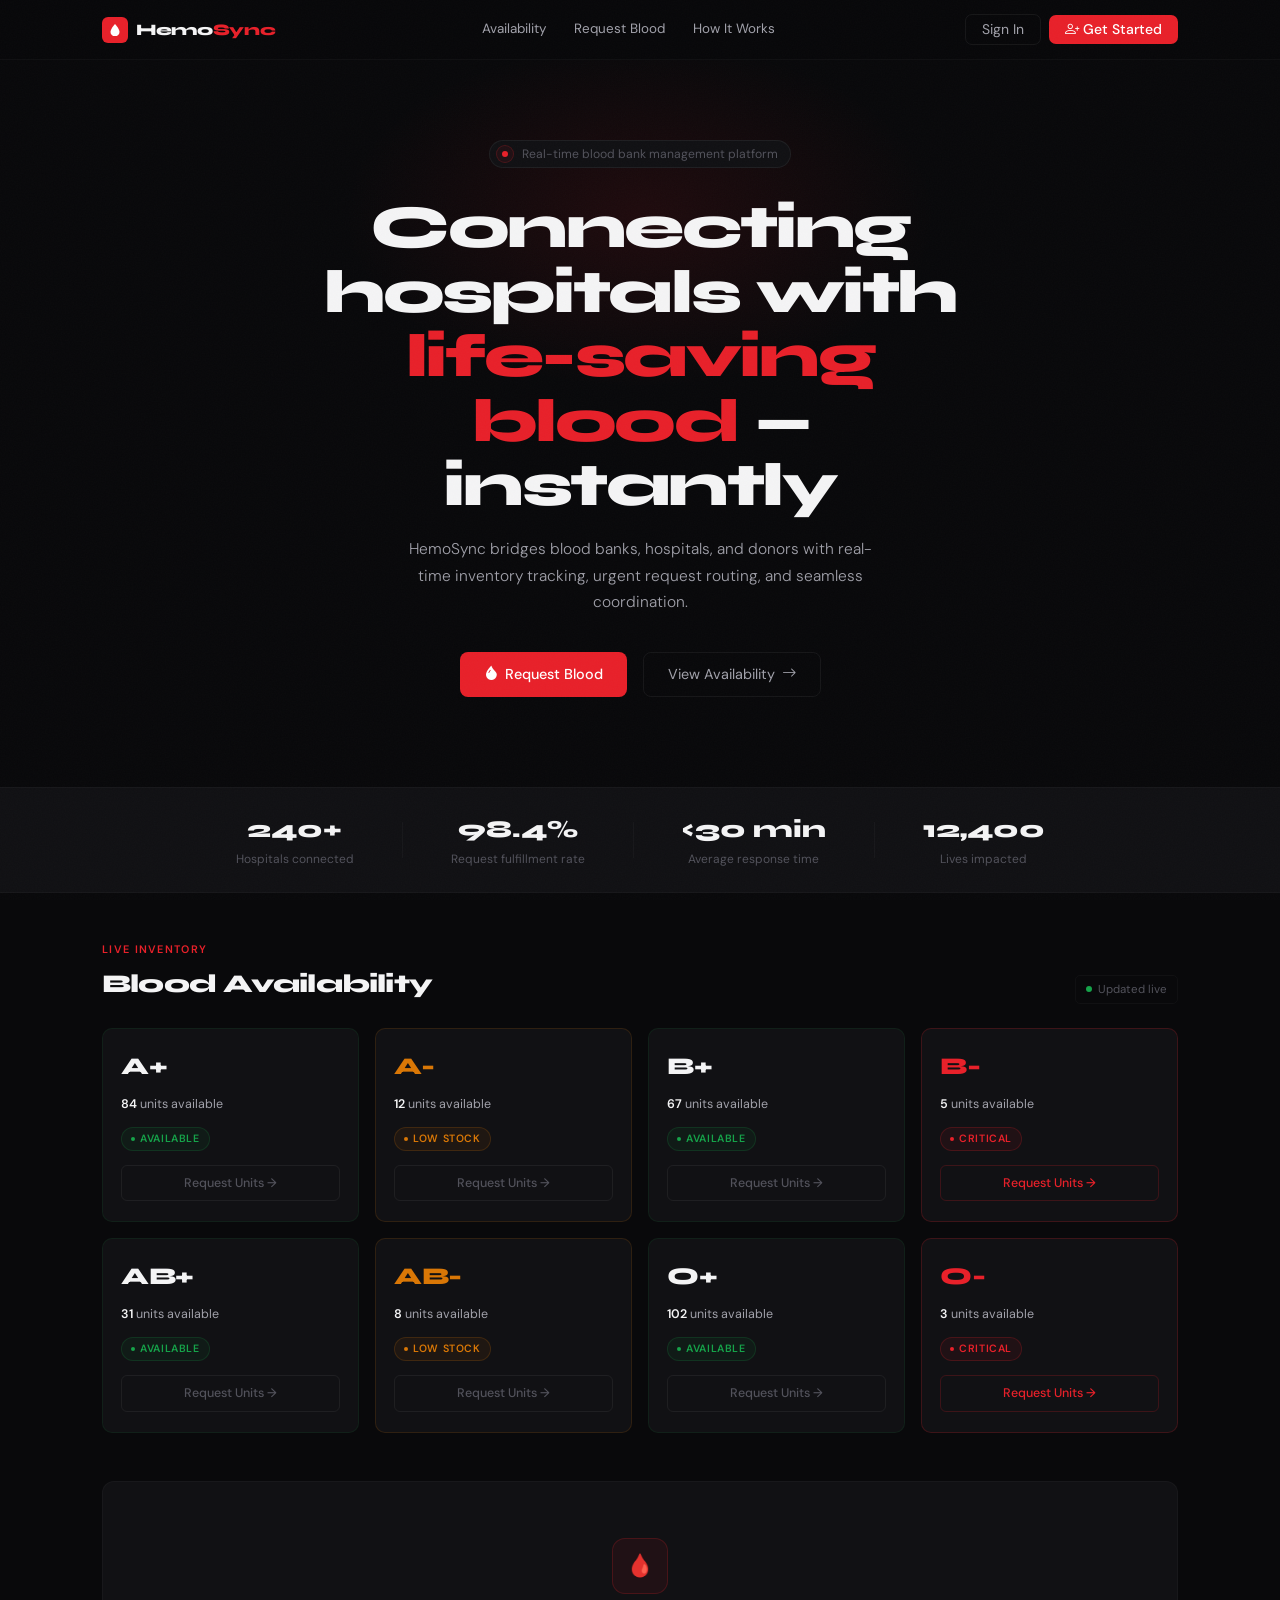
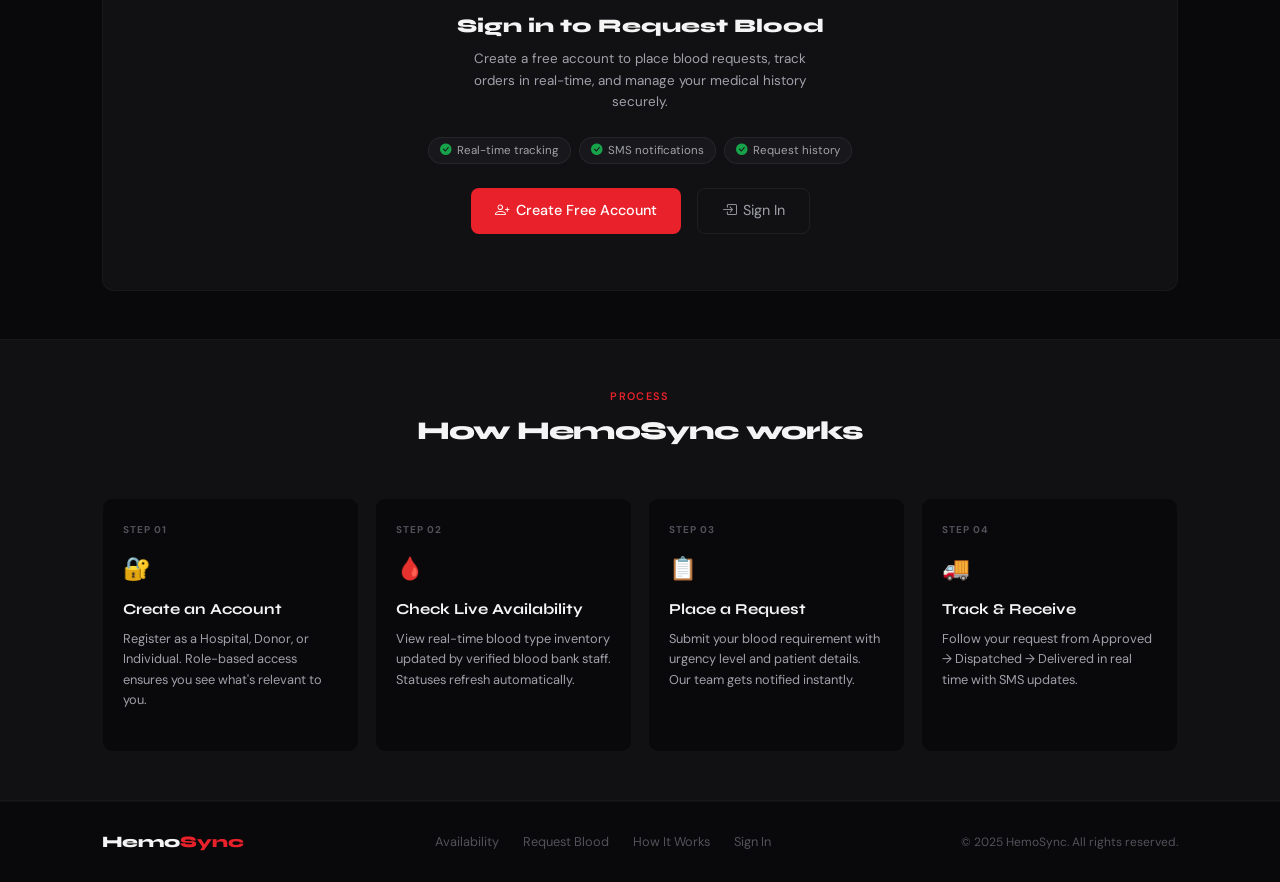
<file: index.html>
<!DOCTYPE html>
<html lang="en" data-bs-theme="dark">
<head>
  <meta charset="UTF-8"/>
  <meta name="viewport" content="width=device-width, initial-scale=1.0"/>
  <title>HemoSync — Blood Bank Management</title>
  <link href="https://cdn.jsdelivr.net/npm/bootstrap@5.3.3/dist/css/bootstrap.min.css" rel="stylesheet"/>
  <link href="https://cdn.jsdelivr.net/npm/bootstrap-icons@1.11.3/font/bootstrap-icons.min.css" rel="stylesheet"/>
  <link href="https://fonts.googleapis.com/css2?family=Syne:wght@400;600;700;800&family=DM+Sans:opsz,wght@9..40,300;9..40,400;9..40,500&display=swap" rel="stylesheet"/>
  <link rel="stylesheet" href="hemosync.css"/>
</head>
<body>

<!-- NAVBAR -->
<nav class="navbar navbar-expand-lg fixed-top">
  <div class="container" style="max-width:1100px">
    <a class="navbar-brand d-flex align-items-center gap-2" href="index.html">
      <div class="logo-mark">
        <svg viewBox="0 0 14 16" xmlns="http://www.w3.org/2000/svg">
          <path d="M7 0C7 0 1 6.5 1 10.5a6 6 0 0 0 12 0C13 6.5 7 0 7 0z"/>
        </svg>
      </div>
      <span class="logo-text">Hemo<span>Sync</span></span>
    </a>

    <button class="navbar-toggler border-0" type="button" data-bs-toggle="collapse" data-bs-target="#navMenu" style="color:var(--hs-text-2)">
      <i class="bi bi-list fs-4"></i>
    </button>

    <div class="collapse navbar-collapse" id="navMenu">
      <ul class="navbar-nav mx-auto">
        <li class="nav-item"><a class="nav-link" href="#availability">Availability</a></li>
        <li class="nav-item"><a class="nav-link" href="#order">Request Blood</a></li>
        <li class="nav-item"><a class="nav-link" href="#how">How It Works</a></li>
      </ul>

      <div class="d-flex align-items-center gap-2 mt-2 mt-lg-0" id="navAuthBtns">
        <button class="btn btn-hs-ghost btn-sm px-3" onclick="openModal('login')">Sign In</button>
        <button class="btn btn-hs-red btn-sm px-3" onclick="openModal('register')">
          <i class="bi bi-person-plus me-1"></i>Get Started
        </button>
      </div>

      <div id="navUserArea" style="display:none; position:relative;" class="mt-2 mt-lg-0">
        <div class="nav-user" onclick="toggleDropdown()">
          <div class="nav-avatar" id="navAvatar">?</div>
          <div>
            <div class="nav-user-name" id="navUserName">User</div>
            <div class="nav-user-role" id="navUserRole">Member</div>
          </div>
          <i class="bi bi-chevron-down ms-1" style="font-size:0.65rem;color:var(--hs-text-3)"></i>
        </div>
        <div class="user-dropdown" id="userDropdown">
          <div class="dropdown-user-info">
            <div style="font-size:0.8rem;font-weight:600;color:var(--hs-text)" id="dropdownName">User</div>
            <div class="dropdown-user-email" id="dropdownEmail">—</div>
          </div>
          <a class="dropdown-item-hs" href="#order" onclick="closeDropdown()"><i class="bi bi-droplet"></i> My Requests</a>
          <div class="dropdown-divider-hs"></div>
          <div class="dropdown-item-hs danger" onclick="logout()"><i class="bi bi-box-arrow-right"></i> Sign Out</div>
        </div>
      </div>
    </div>
  </div>
</nav>

<!-- HERO -->
<section class="hero-section" id="home">
  <div class="hero-glow"></div>
  <div class="container" style="max-width:720px; position:relative">
    <div class="hero-pill">
      <div class="pill-dot"></div>
      Real-time blood bank management platform
    </div>
    <h1 class="hero-h1">
      Connecting hospitals with<br/><em>life-saving blood</em> — instantly
    </h1>
    <p class="hero-sub">
      HemoSync bridges blood banks, hospitals, and donors with real-time inventory tracking,
      urgent request routing, and seamless coordination.
    </p>
    <div class="hero-actions d-flex gap-3 justify-content-center flex-wrap">
      <a href="#order" class="btn-hs-red-lg">
        <i class="bi bi-droplet-fill"></i> Request Blood
      </a>
      <a href="#availability" class="btn-hs-outline-lg">
        View Availability <i class="bi bi-arrow-right"></i>
      </a>
    </div>
  </div>
</section>

<!-- STATS BAR -->
<div class="stats-bar">
  <div class="container" style="max-width:1100px">
    <div class="d-flex align-items-center justify-content-center gap-5 flex-wrap">
      <div class="text-center">
        <div class="stat-num">240+</div>
        <div class="stat-label">Hospitals connected</div>
      </div>
      <div class="stat-divider"></div>
      <div class="text-center">
        <div class="stat-num">98.4%</div>
        <div class="stat-label">Request fulfillment rate</div>
      </div>
      <div class="stat-divider"></div>
      <div class="text-center">
        <div class="stat-num">&lt;30 min</div>
        <div class="stat-label">Average response time</div>
      </div>
      <div class="stat-divider"></div>
      <div class="text-center">
        <div class="stat-num">12,400</div>
        <div class="stat-label">Lives impacted</div>
      </div>
    </div>
  </div>
</div>

<!-- BLOOD AVAILABILITY -->
<section class="py-5" id="availability">
  <div class="container" style="max-width:1100px">
    <div class="d-flex align-items-end justify-content-between mb-4 flex-wrap gap-3">
      <div>
        <div class="section-eyebrow">Live Inventory</div>
        <div class="section-title">Blood Availability</div>
      </div>
      <div class="live-badge">
        <span class="live-dot"></span>
        Updated live
      </div>
    </div>
    <div class="row g-3" id="bloodGrid"></div>
  </div>
</section>

<!-- REQUEST SECTION -->
<section class="pb-5" id="order">
  <div class="container" style="max-width:1100px">

    <!-- Auth Gate -->
    <div id="orderGate" class="auth-gate reveal">
      <div class="auth-gate-icon">🩸</div>
      <div class="auth-gate-title">Sign in to Request Blood</div>
      <p class="auth-gate-sub">
        Create a free account to place blood requests, track orders in real-time, and manage your medical history securely.
      </p>
      <div class="auth-gate-perks">
        <span class="perk-chip"><i class="bi bi-check-circle-fill"></i> Real-time tracking</span>
        <span class="perk-chip"><i class="bi bi-check-circle-fill"></i> SMS notifications</span>
        <span class="perk-chip"><i class="bi bi-check-circle-fill"></i> Request history</span>
      </div>
      <div class="d-flex gap-3 justify-content-center flex-wrap">
        <a class="btn-hs-red-lg" onclick="openModal('register')">
          <i class="bi bi-person-plus"></i> Create Free Account
        </a>
        <a class="btn-hs-outline-lg" onclick="openModal('login')">
          <i class="bi bi-box-arrow-in-right"></i> Sign In
        </a>
      </div>
    </div>

    <!-- Full Form -->
    <div id="orderForm" style="display:none;">
      <div class="d-flex align-items-center justify-content-between mb-4 flex-wrap gap-3">
        <div>
          <div class="section-eyebrow">Blood Request</div>
          <div class="section-title">
            Welcome back, <span id="greetName" style="color:var(--hs-red)">User</span>
          </div>
        </div>
        <span class="badge" style="background:var(--hs-red-subtle);color:var(--hs-red);border:1px solid var(--hs-red-border);font-size:0.7rem;padding:5px 10px;border-radius:100px">
          <i class="bi bi-person-fill me-1"></i><span id="greetRole">Individual</span>
        </span>
      </div>

      <div class="row g-4 align-items-start">
        <div class="col-lg-8">
          <div class="order-form-card reveal">
            <div class="card-header-hs">
              <div>
                <div class="card-title-hs">Blood Request Form</div>
                <div class="card-sub-hs">Fill in the details below</div>
              </div>
            </div>
            <div class="card-body-hs">
              <div class="row g-3 mb-3">
                <div class="col-md-6">
                  <label class="form-label-hs">Full Name</label>
                  <input type="text" id="reqName" class="form-control-hs" readonly style="cursor:not-allowed;opacity:0.7;"/>
                </div>
                <div class="col-md-6">
                  <label class="form-label-hs">Registered Email</label>
                  <input type="email" id="reqEmail" class="form-control-hs" readonly style="cursor:not-allowed;opacity:0.7;"/>
                </div>
              </div>
              <div class="mb-3">
                <label class="form-label-hs">Contact Number</label>
                <input type="tel" id="reqPhone" class="form-control-hs" placeholder="+91 98765 43210"/>
              </div>
              <div class="row g-3 mb-3">
                <div class="col-md-6">
                  <label class="form-label-hs">Blood Type Required</label>
                  <select id="reqBloodType" class="form-select-hs" onchange="updateSummary()">
                    <option value="">Select blood type</option>
                    <option>A+</option><option>A−</option>
                    <option>B+</option><option>B−</option>
                    <option>AB+</option><option>AB−</option>
                    <option>O+</option><option>O−</option>
                  </select>
                </div>
                <div class="col-md-6">
                  <label class="form-label-hs">Number of Units</label>
                  <input type="number" id="reqUnits" class="form-control-hs" min="1" max="50" placeholder="e.g. 2" oninput="updateSummary()"/>
                </div>
              </div>
              <div class="mb-3">
                <label class="form-label-hs">Component Type</label>
                <select id="reqComponent" class="form-select-hs" onchange="updateSummary()">
                  <option>Whole Blood</option>
                  <option>Packed Red Blood Cells (PRBC)</option>
                  <option>Fresh Frozen Plasma (FFP)</option>
                  <option>Platelets</option>
                  <option>Cryoprecipitate</option>
                </select>
              </div>
              <div class="mb-3">
                <label class="form-label-hs">Urgency Level</label>
                <div class="d-flex gap-2">
                  <button class="urgency-btn active-normal" onclick="setUrgency(this,'Normal')">🟢 Normal</button>
                  <button class="urgency-btn" onclick="setUrgency(this,'Urgent')">🟡 Urgent</button>
                  <button class="urgency-btn" onclick="setUrgency(this,'Critical')">🔴 Critical</button>
                </div>
              </div>
              <div class="mb-3">
                <label class="form-label-hs">Patient Name</label>
                <input type="text" id="reqPatient" class="form-control-hs" placeholder="Patient's full name"/>
              </div>
              <div class="mb-3">
                <label class="form-label-hs">Hospital / Delivery Location</label>
                <input type="text" id="reqLocation" class="form-control-hs" placeholder="e.g. AIIMS Delhi, Ward 4"/>
              </div>
              <div class="mb-4">
                <label class="form-label-hs">Additional Notes</label>
                <textarea id="reqNotes" class="form-control-hs" rows="3" placeholder="Cross-match details, special requirements..."></textarea>
              </div>
              <button class="submit-btn" onclick="submitOrder()">
                <i class="bi bi-send-fill"></i> Submit Blood Request
              </button>
            </div>
          </div>
        </div>

        <div class="col-lg-4">
          <div class="summary-card reveal">
            <div class="card-header-hs">
              <div>
                <div class="card-title-hs">Order Summary</div>
                <div class="card-sub-hs">Preview before submitting</div>
              </div>
            </div>
            <div class="summary-row"><span class="summary-row-label">Blood Type</span><span class="summary-row-val" id="sumBlood">—</span></div>
            <div class="summary-row"><span class="summary-row-label">Component</span><span class="summary-row-val" id="sumComponent">Whole Blood</span></div>
            <div class="summary-row"><span class="summary-row-label">Units</span><span class="summary-row-val highlight" id="sumUnits">0</span></div>
            <div class="summary-row"><span class="summary-row-label">Urgency</span><span class="summary-row-val" id="sumUrgency">Normal</span></div>
            <div class="summary-row"><span class="summary-row-label">Availability</span><span class="summary-row-val" id="sumAvail" style="color:var(--hs-text-3)">Select blood type</span></div>
            <div class="summary-row"><span class="summary-row-label">Requested By</span><span class="summary-row-val" id="sumUser">—</span></div>
            <div class="summary-row"><span class="summary-row-label">Est. Response</span><span class="summary-row-val">~30 minutes</span></div>
          </div>

          <div class="my-requests-panel reveal">
            <div class="card-header-hs">
              <div>
                <div class="card-title-hs">My Request History</div>
              </div>
              <span class="badge" style="background:var(--hs-surface2);color:var(--hs-text-2);font-size:0.68rem;" id="reqCount">0</span>
            </div>
            <div id="myRequestsList">
              <div style="padding:28px;text-align:center;color:var(--hs-text-3);font-size:0.8rem;">
                <i class="bi bi-inbox" style="font-size:1.4rem;display:block;margin-bottom:8px;opacity:0.4"></i>
                No requests yet.
              </div>
            </div>
          </div>
        </div>
      </div>
    </div>

  </div>
</section>

<!-- HOW IT WORKS -->
<section class="how-section py-5" id="how">
  <div class="container" style="max-width:1100px">
    <div class="text-center mb-5">
      <div class="section-eyebrow">Process</div>
      <div class="section-title">How HemoSync works</div>
    </div>
    <div class="row g-3">
      <div class="col-md-6 col-lg-3">
        <div class="how-step reveal">
          <div class="step-num">STEP 01</div>
          <div class="step-icon">🔐</div>
          <div class="step-name">Create an Account</div>
          <p class="step-desc">Register as a Hospital, Donor, or Individual. Role-based access ensures you see what's relevant to you.</p>
        </div>
      </div>
      <div class="col-md-6 col-lg-3">
        <div class="how-step reveal">
          <div class="step-num">STEP 02</div>
          <div class="step-icon">🩸</div>
          <div class="step-name">Check Live Availability</div>
          <p class="step-desc">View real-time blood type inventory updated by verified blood bank staff. Statuses refresh automatically.</p>
        </div>
      </div>
      <div class="col-md-6 col-lg-3">
        <div class="how-step reveal">
          <div class="step-num">STEP 03</div>
          <div class="step-icon">📋</div>
          <div class="step-name">Place a Request</div>
          <p class="step-desc">Submit your blood requirement with urgency level and patient details. Our team gets notified instantly.</p>
        </div>
      </div>
      <div class="col-md-6 col-lg-3">
        <div class="how-step reveal">
          <div class="step-num">STEP 04</div>
          <div class="step-icon">🚚</div>
          <div class="step-name">Track &amp; Receive</div>
          <p class="step-desc">Follow your request from Approved → Dispatched → Delivered in real time with SMS updates.</p>
        </div>
      </div>
    </div>
  </div>
</section>

<!-- FOOTER -->
<footer>
  <div class="container" style="max-width:1100px">
    <div class="d-flex align-items-center justify-content-between flex-wrap gap-3">
      <div class="footer-logo">Hemo<span>Sync</span></div>
      <div class="footer-links d-flex gap-4">
        <a href="#availability">Availability</a>
        <a href="#order">Request Blood</a>
        <a href="#how">How It Works</a>
        <a href="#" onclick="openModal('login')">Sign In</a>
      </div>
      <div class="footer-right">© 2025 HemoSync. All rights reserved.</div>
    </div>
  </div>
</footer>

<!-- AUTH MODAL -->
<div class="modal fade" id="authModal" tabindex="-1" aria-hidden="true">
  <div class="modal-dialog modal-dialog-centered" style="max-width:420px">
    <div class="modal-content">
      <div class="modal-header border-0 pb-0">
        <div class="d-flex align-items-center gap-2 mb-3">
          <div class="logo-mark"><svg viewBox="0 0 14 16" xmlns="http://www.w3.org/2000/svg"><path d="M7 0C7 0 1 6.5 1 10.5a6 6 0 0 0 12 0C13 6.5 7 0 7 0z"/></svg></div>
          <span class="modal-brand">Hemo<span>Sync</span></span>
        </div>
        <button type="button" class="btn-close btn-close-white" data-bs-dismiss="modal"></button>
      </div>
      <div class="modal-body pt-0">
        <div class="modal-heading" id="modalTitle">Welcome back</div>
        <div class="modal-subheading mb-4" id="modalSub">Sign in to your HemoSync account</div>

        <ul class="nav nav-tabs" id="authTabs">
          <li class="nav-item">
            <button class="nav-link active" id="loginTab" data-bs-toggle="tab" data-bs-target="#tab-login" onclick="updateModalMeta('login')">Sign In</button>
          </li>
          <li class="nav-item">
            <button class="nav-link" id="registerTab" data-bs-toggle="tab" data-bs-target="#tab-register" onclick="updateModalMeta('register')">Register</button>
          </li>
        </ul>

        <div class="tab-content">
          <div class="tab-pane fade show active" id="tab-login">
            <div class="mb-3">
              <label class="form-label-hs">Email Address</label>
              <input type="email" class="form-control-hs" placeholder="you@example.com"/>
            </div>
            <div class="mb-3">
              <label class="form-label-hs">Password</label>
              <input type="password" class="form-control-hs" placeholder="••••••••"/>
            </div>
            <p style="font-size:0.7rem;color:var(--hs-text-3);margin-bottom:12px;">
              Demo: <code style="color:var(--hs-text-2)">user@gmail.com</code> / <code style="color:var(--hs-text-2)">1234</code>
            </p>
            <button class="modal-submit" onclick="handleLogin()">Sign In to HemoSync</button>
          </div>

          <div class="tab-pane fade" id="tab-register">
            <label class="form-label-hs mb-2 d-block">I am registering as...</label>
            <div class="role-grid mb-3" id="roleGrid">
              <div class="role-option selected" onclick="selectRole(this)">
                <div class="role-option-icon">🏥</div>
                <div class="role-option-name">Hospital</div>
              </div>
              <div class="role-option" onclick="selectRole(this)">
                <div class="role-option-icon">❤️</div>
                <div class="role-option-name">Donor</div>
              </div>
              <div class="role-option" onclick="selectRole(this)">
                <div class="role-option-icon">👤</div>
                <div class="role-option-name">Individual</div>
              </div>
            </div>
            <div class="mb-3">
              <label class="form-label-hs">Full Name / Organization</label>
              <input type="text" class="form-control-hs" placeholder="e.g. City General Hospital"/>
            </div>
            <div class="mb-3">
              <label class="form-label-hs">Email Address</label>
              <input type="email" class="form-control-hs" placeholder="admin@hospital.com"/>
            </div>
            <div class="mb-3">
              <label class="form-label-hs">Password</label>
              <input type="password" class="form-control-hs" placeholder="Min. 8 characters"/>
            </div>
            <button class="modal-submit" onclick="handleRegister()">Create Account</button>
          </div>
        </div>
      </div>
      <div class="modal-footer justify-content-center">
        By signing in you agree to our <a href="#" class="ms-1 me-1">Terms</a> and <a href="#">Privacy Policy</a>
      </div>
    </div>
  </div>
</div>

<div class="hs-toast-container" id="toastContainer"></div>

<script src="https://cdn.jsdelivr.net/npm/bootstrap@5.3.3/dist/js/bootstrap.bundle.min.js"></script>
<script src="hemosync.js"></script>
</body>
</html>
</file>
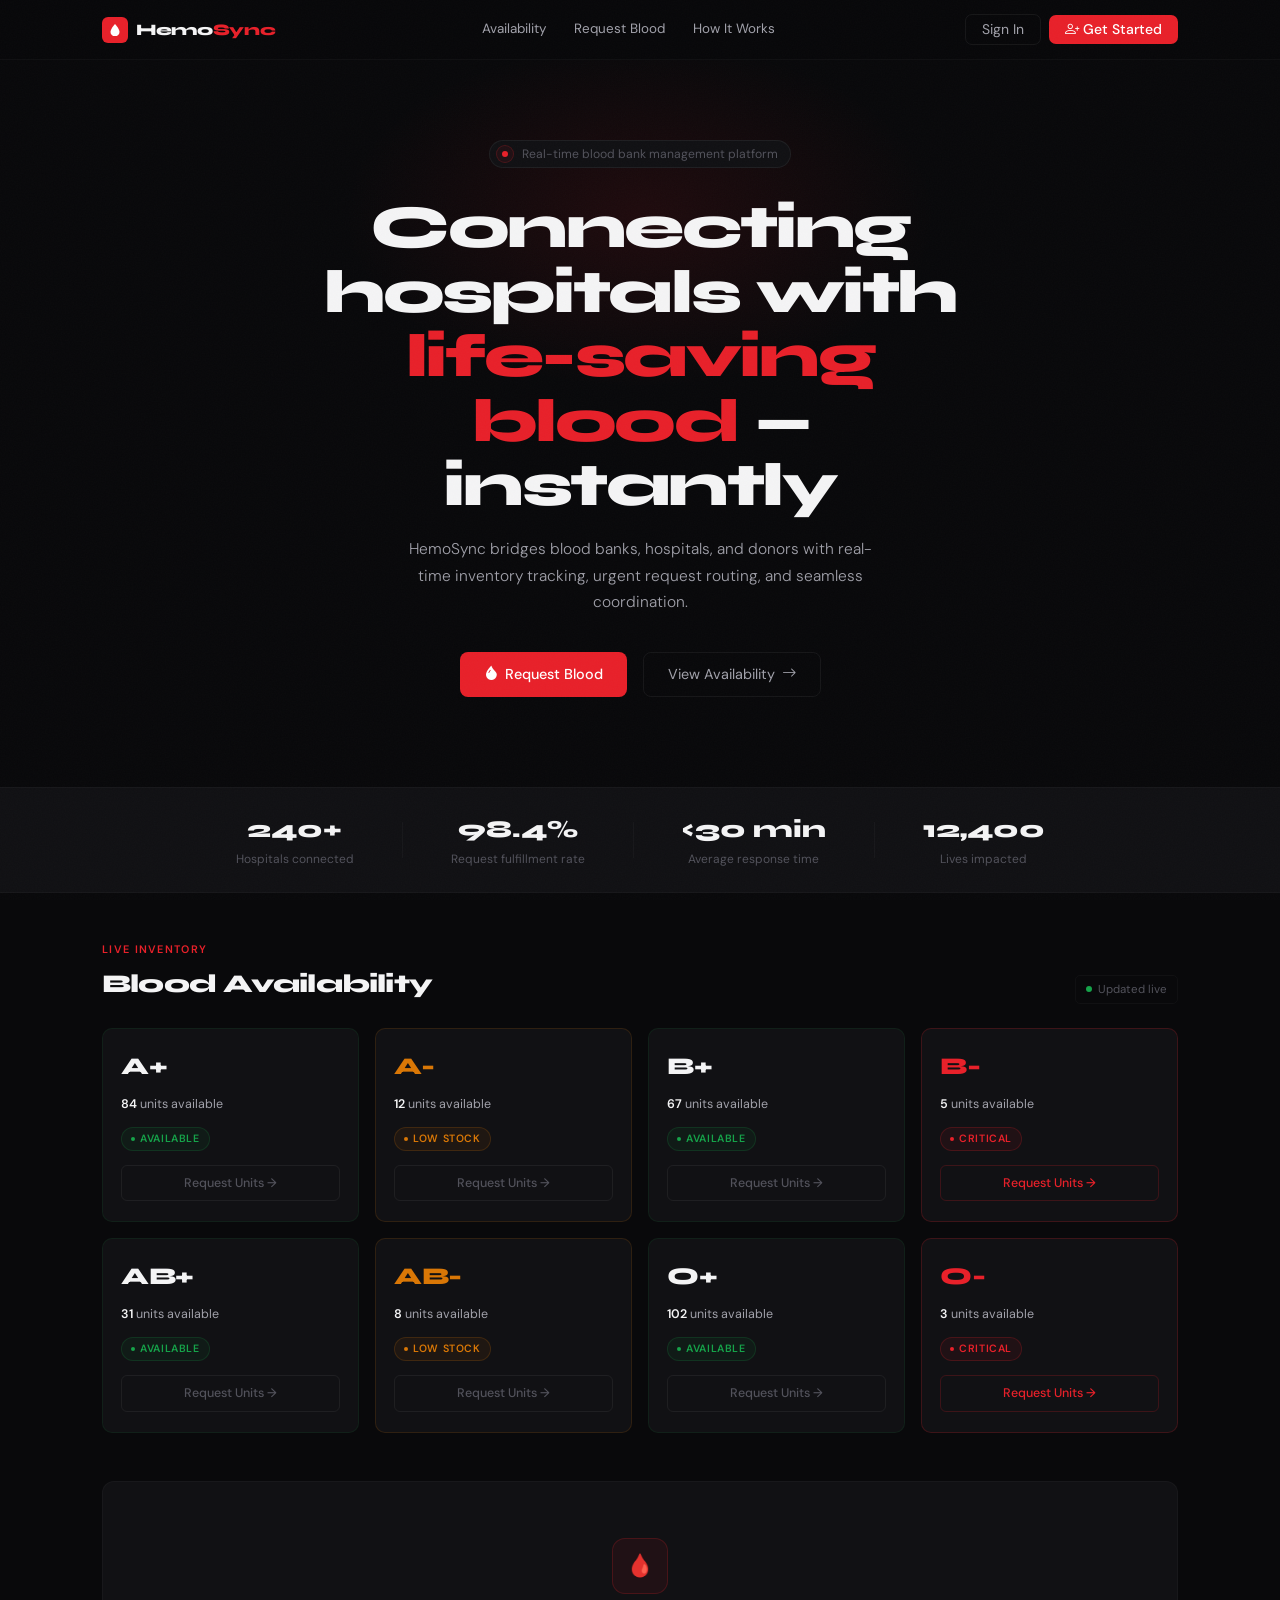
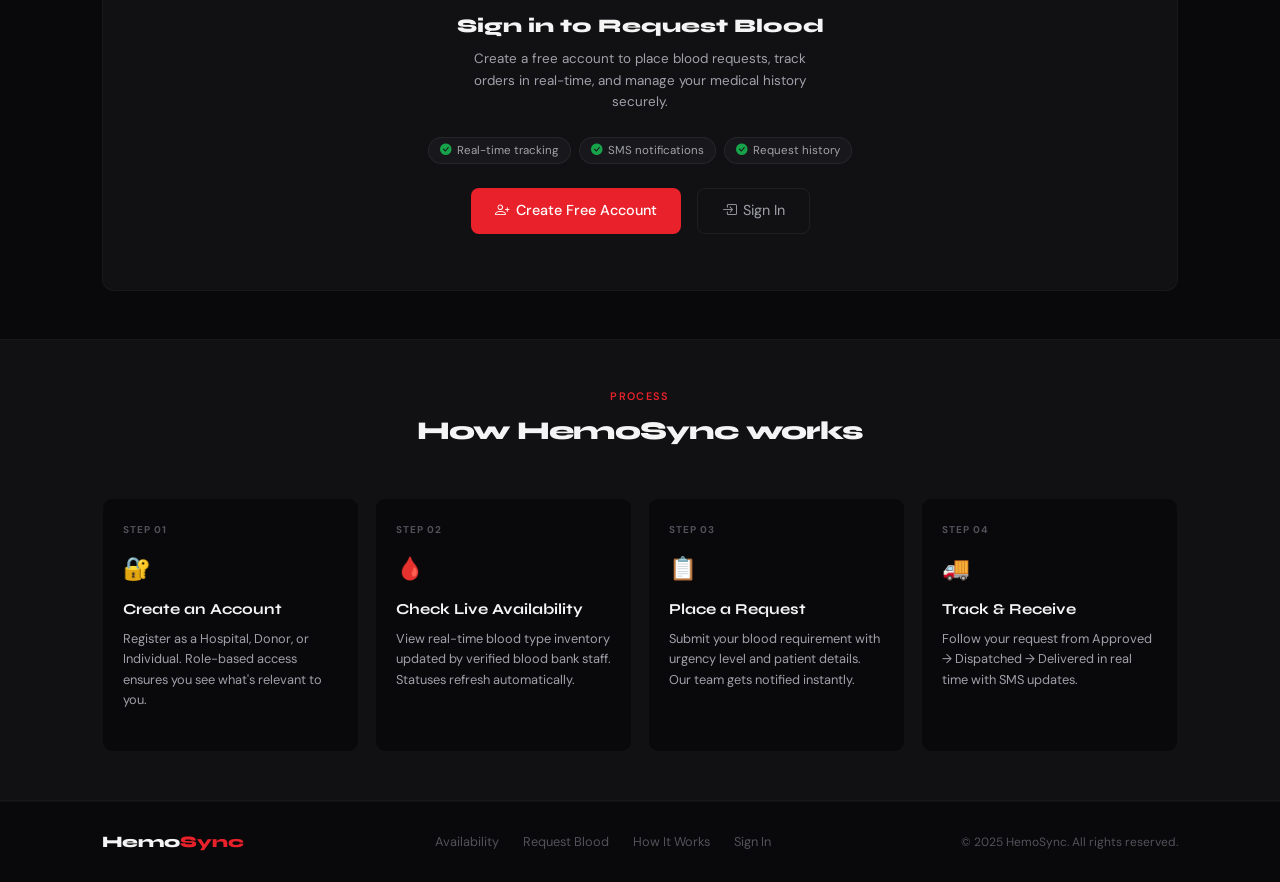
<file: donor-dashboard.html>
<!DOCTYPE html>
<html lang="en" data-bs-theme="dark">
<head>
  <meta charset="UTF-8"/>
  <meta name="viewport" content="width=device-width, initial-scale=1.0"/>
  <title>HemoSync — Donor Dashboard</title>
  <link href="https://cdn.jsdelivr.net/npm/bootstrap@5.3.3/dist/css/bootstrap.min.css" rel="stylesheet"/>
  <link href="https://cdn.jsdelivr.net/npm/bootstrap-icons@1.11.3/font/bootstrap-icons.min.css" rel="stylesheet"/>
  <link href="https://fonts.googleapis.com/css2?family=Syne:wght@400;600;700;800&family=DM+Sans:opsz,wght@9..40,300;9..40,400;9..40,500&display=swap" rel="stylesheet"/>
  <link rel="stylesheet" href="hemosync.css"/>
  <style>
    .don-table { width:100%; border-collapse:collapse; }
    .don-table th { font-size:0.62rem; font-weight:700; color:var(--hs-text-3); text-transform:uppercase; letter-spacing:0.08em; padding:9px 14px; border-bottom:1px solid var(--hs-border2); text-align:left; }
    .don-table td { padding:11px 14px; font-size:0.8rem; color:var(--hs-text-2); border-bottom:1px solid var(--hs-border2); vertical-align:middle; }
    .don-table tr:last-child td { border-bottom:none; }
    .don-table tr:hover td { background:rgba(255,255,255,0.012); }
    .don-id { font-family:'Syne',sans-serif; font-size:0.75rem; font-weight:700; color:var(--hs-text); }
    .don-status { font-size:0.62rem; font-weight:600; text-transform:uppercase; letter-spacing:0.06em; padding:2px 8px; border-radius:100px; }
    .ds-done     { background:var(--hs-green-bg); color:var(--hs-green); }
    .ds-upcoming { background:var(--hs-blue-bg); color:var(--hs-blue); }
    .ds-pending  { background:var(--hs-amber-bg); color:var(--hs-amber); }

    .camp-card { background:var(--hs-surface); border:1px solid var(--hs-border2); border-radius:10px; padding:16px; height:100%; }
    .camp-date-box { background:var(--hs-red-subtle); border:1px solid var(--hs-red-border); border-radius:8px; padding:6px 10px; text-align:center; flex-shrink:0; min-width:48px; }
    .camp-date-day { font-family:'Syne',sans-serif; font-size:1.3rem; font-weight:800; color:var(--hs-red); line-height:1; }
    .camp-date-mon { font-size:0.62rem; font-weight:600; color:var(--hs-text-3); text-transform:uppercase; letter-spacing:0.04em; }
    .camp-name { font-size:0.85rem; font-weight:700; color:var(--hs-text); line-height:1.3; margin-bottom:3px; }
    .camp-meta { font-size:0.7rem; color:var(--hs-text-3); margin-bottom:1px; }
    .camp-slots { font-size:0.68rem; font-weight:600; padding:3px 9px; border-radius:100px; }
    .slots-open { background:var(--hs-green-bg); color:var(--hs-green); border:1px solid rgba(22,163,74,0.18); }
    .slots-few  { background:var(--hs-amber-bg); color:var(--hs-amber); border:1px solid rgba(217,119,6,0.18); }
    .slots-full { background:var(--hs-red-subtle); color:var(--hs-red); border:1px solid var(--hs-red-border); }

    .badge-card { background:var(--hs-surface); border:1px solid var(--hs-border2); border-radius:10px; padding:16px; text-align:center; height:100%; transition:border-color 0.2s; }
    .badge-card:not(.locked):hover { border-color:var(--hs-border); }
    .badge-card.locked { opacity:0.5; }
    .badge-icon  { font-size:1.8rem; margin-bottom:8px; }
    .badge-name  { font-family:'Syne',sans-serif; font-size:0.84rem; font-weight:700; margin-bottom:4px; }
    .badge-desc  { font-size:0.7rem; color:var(--hs-text-3); line-height:1.5; margin-bottom:6px; }
    .badge-earned{ font-size:0.68rem; font-weight:600; }

    .check-item { display:flex; align-items:flex-start; gap:10px; padding:9px 0; border-bottom:1px solid var(--hs-border2); }
    .check-item:last-child { border-bottom:none; }
    .check-icon { width:22px; height:22px; border-radius:50%; display:flex; align-items:center; justify-content:center; font-size:0.7rem; flex-shrink:0; margin-top:1px; }
    .check-pass { background:var(--hs-green-bg); border:1px solid rgba(22,163,74,0.2); color:var(--hs-green); }
    .check-warn { background:var(--hs-amber-bg); border:1px solid rgba(217,119,6,0.2); color:var(--hs-amber); }
    .check-label  { font-size:0.8rem; font-weight:600; color:var(--hs-text); }
    .check-detail { font-size:0.7rem; color:var(--hs-text-3); margin-top:2px; }

    .blood-type-chip { display:inline-flex; align-items:center; gap:5px; background:var(--hs-red-subtle); border:1px solid var(--hs-red-border); border-radius:100px; padding:4px 11px; font-size:0.75rem; font-weight:600; color:var(--hs-red); margin-top:8px; }
  </style>
</head>
<body>

<div class="sidebar-toggle" onclick="toggleSidebar()" id="sidebarToggle">
  <i class="bi bi-list"></i>
</div>

<div class="dash-shell">

  <!-- SIDEBAR -->
  <aside class="sidebar" id="sidebar">
    <a class="sidebar-logo" href="index.html">
      <div class="sidebar-logo-mark">
        <svg viewBox="0 0 14 16" xmlns="http://www.w3.org/2000/svg"><path d="M7 0C7 0 1 6.5 1 10.5a6 6 0 0 0 12 0C13 6.5 7 0 7 0z"/></svg>
      </div>
      <span class="sidebar-logo-text">Hemo<span>Sync</span></span>
    </a>

    <div class="sidebar-badge">
      <div class="badge-avatar" id="sideAvatar">PM</div>
      <div>
        <div class="badge-name" id="sideName">Priya Mehta</div>
        <div class="badge-role">Donor Account</div>
        <div class="blood-type-chip"><i class="bi bi-droplet-fill"></i> <span id="sideBloodType">B+</span></div>
      </div>
    </div>

    <nav class="sidebar-nav">
      <div class="nav-section-label">Donor Hub</div>
      <a class="nav-item-hs active" onclick="showPage('schedule')" href="#">
        <i class="bi bi-calendar-heart"></i> Schedule Donation
      </a>
      <a class="nav-item-hs" onclick="showPage('history')" href="#">
        <i class="bi bi-droplet-half"></i> Donation History
        <span class="nav-badge" id="histBadge">7</span>
      </a>

      <div class="nav-section-label" style="margin-top:8px;">Explore</div>
      <a class="nav-item-hs" onclick="showPage('camps')" href="#">
        <i class="bi bi-geo-alt"></i> Nearby Camps
        <span class="nav-badge" style="background:var(--hs-green);">3</span>
      </a>
      <a class="nav-item-hs" onclick="showPage('badges')" href="#">
        <i class="bi bi-award"></i> Badges & Rewards
        <span class="nav-badge" style="background:var(--hs-amber);">2</span>
      </a>

      <div class="nav-section-label" style="margin-top:8px;">Account</div>
      <a class="nav-item-hs" onclick="showPage('profile')" href="#">
        <i class="bi bi-person-circle"></i> My Profile
      </a>
    </nav>

    <div class="sidebar-footer">
      <button class="logout-btn" onclick="handleLogout()">
        <i class="bi bi-box-arrow-left"></i> Sign Out
      </button>
    </div>
  </aside>

  <!-- MAIN -->
  <main class="dash-main">

    <div class="dash-topbar">
      <div>
        <div class="topbar-title" id="topbarTitle">Schedule Donation</div>
        <div class="topbar-breadcrumb">HemoSync / Donor Dashboard</div>
      </div>
      <div class="topbar-right">
        <div class="topbar-icon-btn" title="Notifications">
          <i class="bi bi-bell"></i><span class="notif-dot"></span>
        </div>
        <div style="width:1px;height:22px;background:var(--hs-border2);margin:0 4px;"></div>
        <div style="display:flex;align-items:center;gap:8px;cursor:pointer;" onclick="showPage('profile')">
          <div style="width:28px;height:28px;background:var(--hs-red);border-radius:50%;display:flex;align-items:center;justify-content:center;font-size:0.68rem;font-weight:700;color:white;" id="topbarAvatar">PM</div>
          <span style="font-size:0.78rem;font-weight:500;" id="topbarName">Priya</span>
        </div>
      </div>
    </div>

    <!-- PAGE: SCHEDULE DONATION -->
    <div class="dash-page active" id="page-schedule">
      <div class="mb-4">
        <h2 style="font-family:'Syne',sans-serif;font-size:1.25rem;font-weight:800;margin-bottom:2px;">Schedule a Donation</h2>
        <div style="font-size:0.76rem;color:var(--hs-text-3);">Book your next blood donation appointment</div>
      </div>

      <div class="row g-3">
        <div class="col-lg-7">
          <div class="panel">
            <div class="panel-header"><div class="panel-title">Appointment Details</div></div>
            <div class="panel-body">
              <div style="background:var(--hs-green-bg);border:1px solid rgba(22,163,74,0.18);border-radius:8px;padding:10px 13px;margin-bottom:18px;display:flex;align-items:center;gap:9px;">
                <i class="bi bi-check-circle-fill" style="color:var(--hs-green);font-size:0.9rem;"></i>
                <div>
                  <div style="font-size:0.76rem;font-weight:600;">You are eligible to donate</div>
                  <div style="font-size:0.68rem;color:var(--hs-text-3);margin-top:1px;">92 days since your last donation — minimum 90 days required</div>
                </div>
              </div>

              <div class="row g-3 mb-3">
                <div class="col-md-6">
                  <label class="form-label-hs">Preferred Date *</label>
                  <input type="date" class="form-control-hs" id="schDate" onchange="updateSchSummary()"/>
                </div>
                <div class="col-md-6">
                  <label class="form-label-hs">Preferred Time *</label>
                  <select class="form-select-hs" id="schTime" onchange="updateSchSummary()">
                    <option value="">Select slot</option>
                    <option>09:00 AM</option><option>09:30 AM</option>
                    <option>10:00 AM</option><option>10:30 AM</option>
                    <option>11:00 AM</option><option>11:30 AM</option>
                    <option>02:00 PM</option><option>02:30 PM</option>
                    <option>03:00 PM</option><option>03:30 PM</option>
                    <option>04:00 PM</option>
                  </select>
                </div>
              </div>

              <div class="mb-3">
                <label class="form-label-hs">Donation Centre *</label>
                <select class="form-select-hs" id="schCentre" onchange="updateSchSummary()">
                  <option value="">Select centre</option>
                  <option>Central Blood Bank, Indore</option>
                  <option>AIIMS Blood Donation Centre</option>
                  <option>Bombay Hospital Blood Bank</option>
                  <option>City Care Blood Centre</option>
                  <option>Red Cross Donation Drive</option>
                </select>
              </div>

              <div class="mb-3">
                <label class="form-label-hs">Donation Type</label>
                <div class="row g-2">
                  <div class="col-6">
                    <div id="dtWhole" onclick="selectDonType('Whole Blood')" style="background:var(--hs-red-subtle);border:1px solid var(--hs-red-border);border-radius:8px;padding:10px;cursor:pointer;text-align:center;">
                      <div style="font-size:1rem;margin-bottom:4px;">🩸</div>
                      <div style="font-size:0.74rem;font-weight:600;color:var(--hs-red);">Whole Blood</div>
                      <div style="font-size:0.64rem;color:var(--hs-text-3);">450 ml · 10 min</div>
                    </div>
                  </div>
                  <div class="col-6">
                    <div id="dtPlatelets" onclick="selectDonType('Platelets')" style="background:var(--hs-bg2);border:1px solid var(--hs-border);border-radius:8px;padding:10px;cursor:pointer;text-align:center;">
                      <div style="font-size:1rem;margin-bottom:4px;">🔬</div>
                      <div style="font-size:0.74rem;font-weight:600;color:var(--hs-text-2);">Platelets</div>
                      <div style="font-size:0.64rem;color:var(--hs-text-3);">Apheresis · 90 min</div>
                    </div>
                  </div>
                </div>
              </div>

              <div class="mb-4">
                <label class="form-label-hs">Health Notes (optional)</label>
                <textarea class="form-control-hs" id="schNotes" rows="2" placeholder="Recent illness, medications, or anything staff should know..."></textarea>
              </div>

              <div class="d-flex gap-2">
                <button class="btn-hs-primary flex-fill" onclick="submitSchedule()">
                  <i class="bi bi-calendar-check"></i> Confirm Appointment
                </button>
                <button class="btn-hs-secondary" onclick="clearSchedule()">
                  <i class="bi bi-x"></i> Clear
                </button>
              </div>
            </div>
          </div>
        </div>

        <div class="col-lg-5">
          <div class="panel mb-3">
            <div class="panel-header"><div class="panel-title">Appointment Summary</div></div>
            <div id="schSummaryRows"></div>
          </div>
          <div class="panel">
            <div class="panel-header"><div class="panel-title">Pre-Donation Tips</div></div>
            <div class="panel-body" style="padding:12px 18px;">
              <div class="check-item"><div class="check-icon check-pass"><i class="bi bi-check"></i></div><div><div class="check-label">Drink plenty of water</div><div class="check-detail">Hydrate well 24 hours before donation</div></div></div>
              <div class="check-item"><div class="check-icon check-pass"><i class="bi bi-check"></i></div><div><div class="check-label">Eat a healthy meal</div><div class="check-detail">Avoid fatty foods 4 hours before</div></div></div>
              <div class="check-item"><div class="check-icon check-pass"><i class="bi bi-check"></i></div><div><div class="check-label">Get enough sleep</div><div class="check-detail">At least 7–8 hours the night before</div></div></div>
              <div class="check-item"><div class="check-icon check-warn"><i class="bi bi-exclamation"></i></div><div><div class="check-label">Avoid alcohol for 24 hrs</div><div class="check-detail">Alcohol can affect donation eligibility</div></div></div>
              <div class="check-item"><div class="check-icon check-pass"><i class="bi bi-check"></i></div><div><div class="check-label">Bring a valid photo ID</div><div class="check-detail">Aadhar / PAN / Passport accepted</div></div></div>
            </div>
          </div>
        </div>
      </div>
    </div>

    <!-- PAGE: DONATION HISTORY -->
    <div class="dash-page" id="page-history">
      <div class="d-flex align-items-center justify-content-between mb-4 flex-wrap gap-3">
        <div>
          <h2 style="font-family:'Syne',sans-serif;font-size:1.25rem;font-weight:800;margin-bottom:2px;">Donation History</h2>
          <div style="font-size:0.76rem;color:var(--hs-text-3);">All your blood donation records</div>
        </div>
        <button class="btn-hs-secondary" onclick="showToast('📄','Certificate Ready','Your donation certificate has been sent to your email.')">
          <i class="bi bi-download"></i> Download Certificate
        </button>
      </div>
      <div class="panel">
        <div style="overflow-x:auto">
          <table class="don-table">
            <thead><tr><th>Donation ID</th><th>Blood Type</th><th>Volume</th><th>Component</th><th>Centre</th><th>Date</th><th>Status</th><th>Certificate</th></tr></thead>
            <tbody id="fullDonTable"></tbody>
          </table>
        </div>
      </div>
    </div>

    <!-- PAGE: NEARBY CAMPS -->
    <div class="dash-page" id="page-camps">
      <div class="d-flex align-items-center justify-content-between mb-4 flex-wrap gap-3">
        <div>
          <h2 style="font-family:'Syne',sans-serif;font-size:1.25rem;font-weight:800;margin-bottom:2px;">Nearby Blood Donation Camps</h2>
          <div style="font-size:0.76rem;color:var(--hs-text-3);">Upcoming drives near Indore</div>
        </div>
        <div style="display:flex;align-items:center;gap:5px;background:var(--hs-green-bg);border:1px solid rgba(22,163,74,0.18);border-radius:7px;padding:5px 10px;font-size:0.7rem;color:var(--hs-green);">
          <i class="bi bi-geo-alt-fill"></i> Indore, MP
        </div>
      </div>
      <div class="row g-3" id="campsGrid"></div>
    </div>

    <!-- PAGE: BADGES & REWARDS -->
    <div class="dash-page" id="page-badges">
      <div class="mb-4">
        <h2 style="font-family:'Syne',sans-serif;font-size:1.25rem;font-weight:800;margin-bottom:2px;">Badges & Rewards</h2>
        <div style="font-size:0.76rem;color:var(--hs-text-3);">Achievements earned through your donations</div>
      </div>

      <div style="background:linear-gradient(135deg,rgba(217,119,6,0.12),rgba(217,119,6,0.04));border:1px solid rgba(217,119,6,0.22);border-radius:12px;padding:20px 24px;margin-bottom:20px;display:flex;align-items:center;gap:18px;flex-wrap:wrap;">
        <div style="font-size:2.4rem;">🏅</div>
        <div style="flex:1;">
          <div style="font-family:'Syne',sans-serif;font-size:1.1rem;font-weight:800;color:var(--hs-amber);">Gold Donor</div>
          <div style="font-size:0.8rem;color:var(--hs-text-2);margin-top:3px;">5–9 lifetime donations · You're making a real difference!</div>
          <div style="margin-top:9px;display:flex;align-items:center;gap:8px;">
            <div style="flex:1;height:5px;background:var(--hs-bg2);border-radius:100px;overflow:hidden;max-width:180px;">
              <div style="height:100%;width:70%;background:var(--hs-amber);border-radius:100px;"></div>
            </div>
            <span style="font-size:0.7rem;color:var(--hs-text-3);">7/10 for Platinum</span>
          </div>
        </div>
        <div style="text-align:right;">
          <div style="font-size:0.7rem;color:var(--hs-text-3);">Next level</div>
          <div style="font-family:'Syne',sans-serif;font-size:0.85rem;font-weight:800;color:#8B5CF6;">💎 Platinum</div>
          <div style="font-size:0.68rem;color:var(--hs-text-3);margin-top:2px;">3 more donations</div>
        </div>
      </div>

      <div class="row g-3" id="badgesGrid"></div>
    </div>

    <!-- PAGE: MY PROFILE -->
    <div class="dash-page" id="page-profile">
      <div class="mb-4">
        <h2 style="font-family:'Syne',sans-serif;font-size:1.25rem;font-weight:800;margin-bottom:2px;">My Profile</h2>
        <div style="font-size:0.76rem;color:var(--hs-text-3);">Manage your donor profile and health info</div>
      </div>
      <div class="row g-3">
        <div class="col-lg-4">
          <div class="panel">
            <div class="panel-body" style="text-align:center;padding:28px 20px;">
              <div style="width:64px;height:64px;background:var(--hs-red);border-radius:50%;display:flex;align-items:center;justify-content:center;font-size:1.4rem;font-weight:800;color:white;font-family:'Syne',sans-serif;margin:0 auto 14px;" id="profileAvatar">PM</div>
              <div style="font-family:'Syne',sans-serif;font-size:0.95rem;font-weight:800;margin-bottom:3px;" id="profileName">Priya Mehta</div>
              <div style="font-size:0.75rem;color:var(--hs-text-3);margin-bottom:4px;" id="profileEmail">donor@gmail.com</div>
              <div style="display:inline-flex;align-items:center;gap:5px;background:var(--hs-red-subtle);color:var(--hs-red);border:1px solid var(--hs-red-border);border-radius:100px;font-size:0.7rem;font-weight:700;padding:3px 10px;margin-bottom:16px;">
                <span style="font-family:'Syne',sans-serif;font-size:0.8rem;font-weight:800;" id="profileBloodPill">B+</span> Donor
              </div>
              <div style="padding-top:16px;border-top:1px solid var(--hs-border2);">
                <div style="display:flex;justify-content:space-around;">
                  <div style="text-align:center;"><div style="font-family:'Syne',sans-serif;font-size:1.1rem;font-weight:800;color:var(--hs-red);">7</div><div style="font-size:0.62rem;color:var(--hs-text-3);text-transform:uppercase;letter-spacing:0.06em;">Donations</div></div>
                  <div style="width:1px;background:var(--hs-border2);"></div>
                  <div style="text-align:center;"><div style="font-family:'Syne',sans-serif;font-size:1.1rem;font-weight:800;color:var(--hs-green);">21</div><div style="font-size:0.62rem;color:var(--hs-text-3);text-transform:uppercase;letter-spacing:0.06em;">Lives</div></div>
                  <div style="width:1px;background:var(--hs-border2);"></div>
                  <div style="text-align:center;"><div style="font-family:'Syne',sans-serif;font-size:1.1rem;font-weight:800;color:var(--hs-amber);">6🔥</div><div style="font-size:0.62rem;color:var(--hs-text-3);text-transform:uppercase;letter-spacing:0.06em;">Streak</div></div>
                </div>
              </div>
            </div>
          </div>
        </div>
        <div class="col-lg-8">
          <div class="panel">
            <div class="panel-header"><div class="panel-title">Personal Information</div></div>
            <div class="panel-body">
              <div class="row g-3 mb-3">
                <div class="col-md-6"><label class="form-label-hs">Full Name</label><input class="form-control-hs" id="profName" value="Priya Mehta"/></div>
                <div class="col-md-6"><label class="form-label-hs">Date of Birth</label><input type="date" class="form-control-hs" value="2001-09-14"/></div>
              </div>
              <div class="row g-3 mb-3">
                <div class="col-md-6"><label class="form-label-hs">Email Address</label><input class="form-control-hs" id="profEmail" value="donor@gmail.com"/></div>
                <div class="col-md-6"><label class="form-label-hs">Phone Number</label><input class="form-control-hs" placeholder="+91 98765 43210"/></div>
              </div>
              <div class="row g-3 mb-3">
                <div class="col-md-4">
                  <label class="form-label-hs">Blood Type</label>
                  <select class="form-select-hs" id="profBloodType" onchange="updateBloodType(this.value)">
                    <option>A+</option><option>A−</option><option selected>B+</option><option>B−</option>
                    <option>AB+</option><option>AB−</option><option>O+</option><option>O−</option>
                  </select>
                </div>
                <div class="col-md-4"><label class="form-label-hs">Weight (kg)</label><input class="form-control-hs" value="58"/></div>
                <div class="col-md-4">
                  <label class="form-label-hs">Gender</label>
                  <select class="form-select-hs"><option>Female</option><option>Male</option><option>Other</option></select>
                </div>
              </div>
              <div class="mb-4"><label class="form-label-hs">Home Address</label><input class="form-control-hs" placeholder="Street, City, State, PIN"/></div>
              <div class="d-flex gap-2">
                <button class="btn-hs-primary" onclick="saveProfile()"><i class="bi bi-check-lg"></i> Save Changes</button>
                <button class="btn-hs-secondary"><i class="bi bi-x"></i> Cancel</button>
              </div>
            </div>
          </div>
        </div>
      </div>
    </div>

  </main>
</div>

<div class="hs-toast-container" id="toastContainer"></div>
<script src="api-client.js"></script>
<script src="https://cdn.jsdelivr.net/npm/bootstrap@5.3.3/dist/js/bootstrap.bundle.min.js"></script>
<script src="donor-dashboard.js"></script>
</body>
</html>
</file>
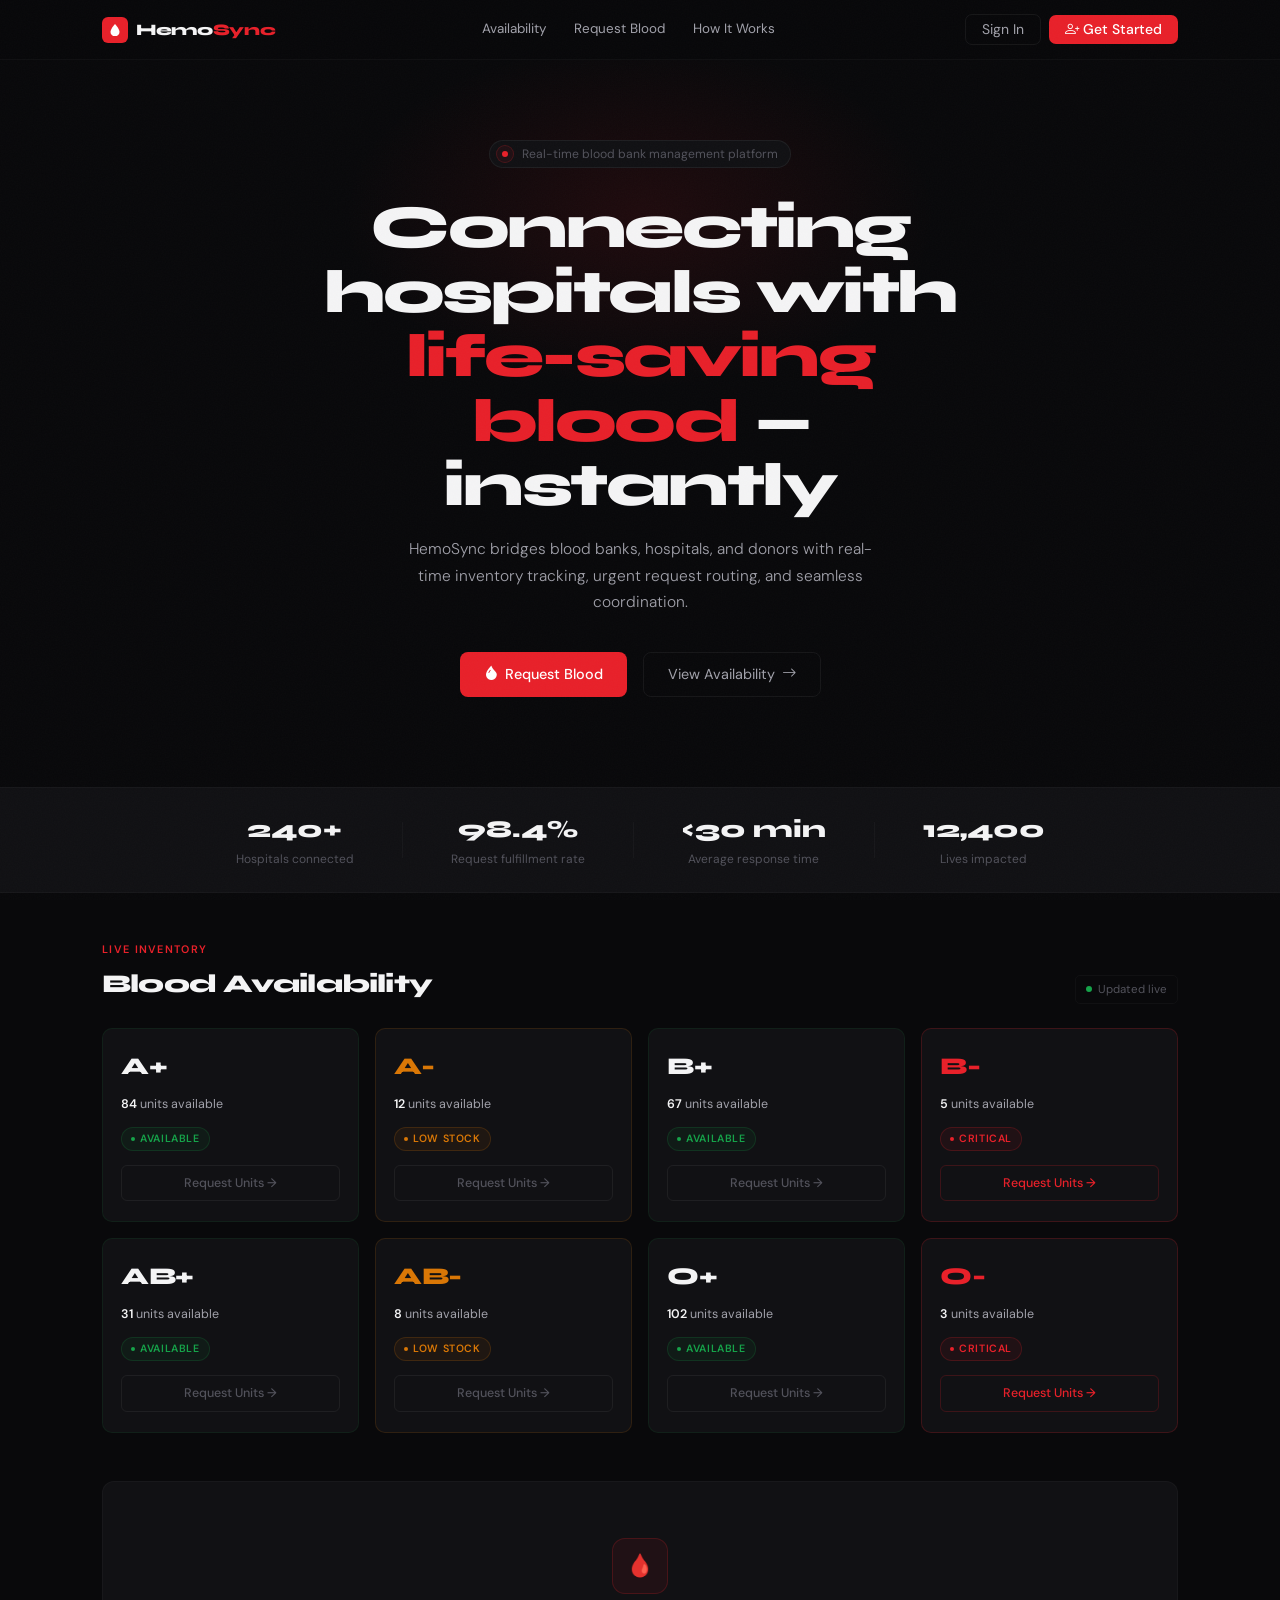
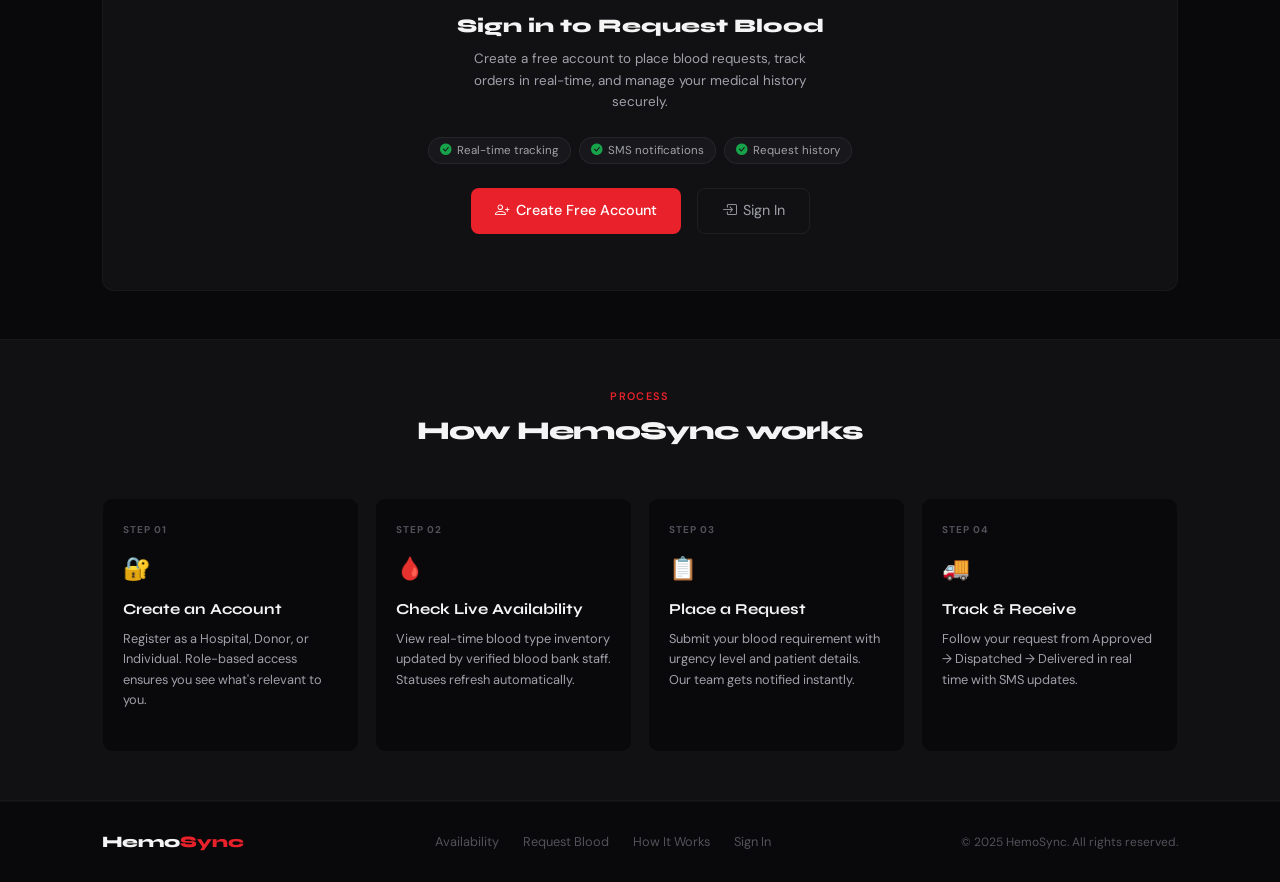
<file: hospital-dashboard.html>
<!DOCTYPE html>
<html lang="en" data-bs-theme="dark">
<head>
  <meta charset="UTF-8"/>
  <meta name="viewport" content="width=device-width, initial-scale=1.0"/>
  <title>HemoSync — Hospital Dashboard</title>
  <link href="https://cdn.jsdelivr.net/npm/bootstrap@5.3.3/dist/css/bootstrap.min.css" rel="stylesheet"/>
  <link href="https://cdn.jsdelivr.net/npm/bootstrap-icons@1.11.3/font/bootstrap-icons.min.css" rel="stylesheet"/>
  <link href="https://fonts.googleapis.com/css2?family=Syne:wght@400;600;700;800&family=DM+Sans:opsz,wght@9..40,300;9..40,400;9..40,500&display=swap" rel="stylesheet"/>
  <link rel="stylesheet" href="hemosync.css"/>
</head>
<body>

<div class="sidebar-toggle" onclick="toggleSidebar()" id="sidebarToggle">
  <i class="bi bi-list"></i>
</div>

<div class="dash-shell">

  <!-- ══ SIDEBAR ══ -->
  <aside class="sidebar" id="sidebar">
    <a class="sidebar-logo" href="index.html">
      <div class="sidebar-logo-mark">
        <svg viewBox="0 0 14 16" xmlns="http://www.w3.org/2000/svg"><path d="M7 0C7 0 1 6.5 1 10.5a6 6 0 0 0 12 0C13 6.5 7 0 7 0z"/></svg>
      </div>
      <span class="sidebar-logo-text">Hemo<span>Sync</span></span>
    </a>

    <div class="sidebar-badge">
      <div class="badge-avatar" id="sideHospAvatar">DH</div>
      <div>
        <div class="badge-name" id="sideHospName">City General Hospital</div>
        <div class="badge-role">Hospital Account</div>
        <div class="badge-verified">Verified</div>
      </div>
    </div>

    <nav class="sidebar-nav">
      <div class="nav-section-label">Main</div>
      <a class="nav-item-hs active" onclick="showPage('overview')" href="#">
        <i class="bi bi-grid-1x2"></i> Overview
      </a>
      <a class="nav-item-hs" onclick="showPage('requests')" href="#">
        <i class="bi bi-droplet"></i> Blood Requests
        <span class="nav-badge" id="pendingBadge">0</span>
      </a>
      <a class="nav-item-hs" onclick="showPage('inventory')" href="#">
        <i class="bi bi-archive"></i> Inventory
      </a>
      <a class="nav-item-hs" onclick="showPage('newrequest')" href="#">
        <i class="bi bi-plus-circle"></i> New Request
      </a>

      <div class="nav-section-label" style="margin-top:8px">Account</div>
      <a class="nav-item-hs" onclick="showPage('profile')" href="#">
        <i class="bi bi-building"></i> Hospital Profile
      </a>
    </nav>

    <div class="sidebar-footer">
      <button class="logout-btn" onclick="handleLogout()">
        <i class="bi bi-box-arrow-left"></i> Sign Out
      </button>
    </div>
  </aside>

  <!-- ══ MAIN ══ -->
  <main class="dash-main">

    <!-- Top Bar -->
    <div class="dash-topbar">
      <div>
        <div class="topbar-title" id="topbarTitle">Overview</div>
        <div class="topbar-breadcrumb">HemoSync / Hospital Dashboard</div>
      </div>
      <div class="topbar-right">
        <div class="topbar-icon-btn" title="Notifications">
          <i class="bi bi-bell"></i>
          <span class="notif-dot"></span>
        </div>
        <div class="topbar-icon-btn" title="Refresh" onclick="refreshData()">
          <i class="bi bi-arrow-clockwise"></i>
        </div>
        <div style="width:1px;height:22px;background:var(--hs-border2);margin:0 4px;"></div>
        <div style="display:flex;align-items:center;gap:8px;cursor:pointer;" onclick="showPage('profile')">
          <div style="width:28px;height:28px;background:var(--hs-red);border-radius:50%;display:flex;align-items:center;justify-content:center;font-size:0.68rem;font-weight:700;color:white;" id="topbarAvatar">DR</div>
          <span style="font-size:0.78rem;font-weight:500;" id="topbarName">Dr. Ramesh</span>
        </div>
      </div>
    </div>

    <!-- ══════════════════════════════════
         PAGE: OVERVIEW
    ══════════════════════════════════ -->
    <div class="dash-page active" id="page-overview">

      <!-- Critical Alerts -->
      <div id="alertsContainer" class="mb-4"></div>

      <!-- Stat Cards -->
      <div class="row g-3 mb-4">
        <div class="col-6 col-lg-3">
          <div class="stat-card">
            <div class="stat-card-icon" style="background:var(--hs-red-subtle);color:var(--hs-red)">
              <i class="bi bi-droplet-fill"></i>
            </div>
            <div class="stat-card-label">Active Requests</div>
            <div class="stat-card-value" style="color:var(--hs-red)" id="statActive">—</div>
            <div class="stat-card-delta delta-up"><i class="bi bi-clock"></i> <span id="statActiveSub">Loading...</span></div>
          </div>
        </div>
        <div class="col-6 col-lg-3">
          <div class="stat-card">
            <div class="stat-card-icon" style="background:var(--hs-green-bg);color:var(--hs-green)">
              <i class="bi bi-check-circle-fill"></i>
            </div>
            <div class="stat-card-label">Fulfilled</div>
            <div class="stat-card-value" style="color:var(--hs-green)" id="statFulfilled">—</div>
            <div class="stat-card-delta delta-up"><i class="bi bi-arrow-up"></i> All time</div>
          </div>
        </div>
        <div class="col-6 col-lg-3">
          <div class="stat-card">
            <div class="stat-card-icon" style="background:var(--hs-blue-bg);color:var(--hs-blue)">
              <i class="bi bi-truck"></i>
            </div>
            <div class="stat-card-label">En Route Now</div>
            <div class="stat-card-value" style="color:var(--hs-blue)" id="statEnroute">—</div>
            <div class="stat-card-delta delta-neutral"><i class="bi bi-clock"></i> Live</div>
          </div>
        </div>
        <div class="col-6 col-lg-3">
          <div class="stat-card">
            <div class="stat-card-icon" style="background:var(--hs-amber-bg);color:var(--hs-amber)">
              <i class="bi bi-exclamation-triangle-fill"></i>
            </div>
            <div class="stat-card-label">Critical Stocks</div>
            <div class="stat-card-value" style="color:var(--hs-amber)" id="statCritStock">—</div>
            <div class="stat-card-delta delta-down"><i class="bi bi-exclamation-circle"></i> Need attention</div>
          </div>
        </div>
      </div>

      <!-- Two column: Recent Requests + Inventory Snapshot -->
      <div class="row g-3">
        <div class="col-lg-7">
          <div class="panel">
            <div class="panel-header">
              <div>
                <div class="panel-title">Recent Requests</div>
                <div class="panel-sub">Latest blood requests from your hospital</div>
              </div>
              <a class="panel-action" onclick="showPage('requests')" href="#">View All</a>
            </div>
            <div style="overflow-x:auto;">
              <table class="req-table">
                <thead>
                  <tr>
                    <th>Request ID</th>
                    <th>Blood</th>
                    <th>Units</th>
                    <th>Urgency</th>
                    <th>Status</th>
                    <th>Time</th>
                  </tr>
                </thead>
                <tbody id="overviewRequestsTable">
                  <tr><td colspan="6" style="padding:20px;text-align:center;color:var(--hs-text-3);font-size:0.82rem;">Loading...</td></tr>
                </tbody>
              </table>
            </div>
          </div>
        </div>

        <div class="col-lg-5">
          <div class="panel" style="height:100%">
            <div class="panel-header">
              <div>
                <div class="panel-title">Inventory Snapshot</div>
                <div class="panel-sub">Current blood bank stock</div>
              </div>
              <a class="panel-action" onclick="showPage('inventory')" href="#">Manage</a>
            </div>
            <div class="panel-body" style="padding:12px 18px;">
              <div id="inventorySnapshot">
                <div style="padding:20px;text-align:center;color:var(--hs-text-3);font-size:0.82rem;">Loading...</div>
              </div>
            </div>
          </div>
        </div>
      </div>
    </div>

    <!-- ══════════════════════════════════
         PAGE: BLOOD REQUESTS
    ══════════════════════════════════ -->
    <div class="dash-page" id="page-requests">
      <div class="d-flex align-items-center justify-content-between mb-4 flex-wrap gap-3">
        <div>
          <h2 style="font-family:'Syne',sans-serif;font-size:1.25rem;font-weight:800;margin-bottom:2px;">Blood Requests</h2>
          <div style="font-size:0.76rem;color:var(--hs-text-3);">All requests placed by your hospital</div>
        </div>
        <div class="d-flex gap-2">
          <select class="form-select-hs" style="width:auto;font-size:0.76rem;" onchange="filterRequests(this.value)">
            <option value="all">All Status</option>
            <option value="pending">Pending</option>
            <option value="approved">Approved</option>
            <option value="enroute">En Route</option>
            <option value="done">Done</option>
            <option value="cancelled">Cancelled</option>
          </select>
          <button class="btn-hs-primary" onclick="showPage('newrequest')">
            <i class="bi bi-plus-lg"></i> New Request
          </button>
        </div>
      </div>

      <div class="panel">
        <div style="overflow-x:auto;">
          <table class="req-table">
            <thead>
              <tr>
                <th>Request ID</th>
                <th>Blood</th>
                <th>Units</th>
                <th>Component</th>
                <th>Patient</th>
                <th>Urgency</th>
                <th>Status</th>
                <th>Time</th>
                <th>Action</th>
              </tr>
            </thead>
            <tbody id="allRequestsTable">
              <tr><td colspan="9" style="padding:20px;text-align:center;color:var(--hs-text-3);font-size:0.82rem;">Loading...</td></tr>
            </tbody>
          </table>
        </div>
      </div>
    </div>

    <!-- ══════════════════════════════════
         PAGE: INVENTORY
    ══════════════════════════════════ -->
    <div class="dash-page" id="page-inventory">
      <div class="d-flex align-items-center justify-content-between mb-4 flex-wrap gap-3">
        <div>
          <h2 style="font-family:'Syne',sans-serif;font-size:1.25rem;font-weight:800;margin-bottom:2px;">Blood Inventory</h2>
          <div style="font-size:0.76rem;color:var(--hs-text-3);">Click Update on any card to edit stock levels</div>
        </div>
        <div class="d-flex gap-2">
          <div style="display:flex;align-items:center;gap:5px;background:var(--hs-green-bg);border:1px solid rgba(22,163,74,0.18);border-radius:7px;padding:5px 10px;font-size:0.7rem;color:var(--hs-green);">
            <span style="width:5px;height:5px;border-radius:50%;background:var(--hs-green);animation:blink 1.5s infinite;"></span>
            Live Sync
          </div>
          <button class="btn-hs-secondary" onclick="loadInventory()">
            <i class="bi bi-arrow-clockwise"></i> Refresh
          </button>
        </div>
      </div>

      <!-- Critical stock alert cards -->
      <div class="row g-3 mb-4" id="criticalStockCards"></div>

      <!-- Inline Edit Panel — shown when Update is clicked -->
      <div id="inventoryEditPanel" style="display:none;margin-bottom:16px;">
        <div class="panel">
          <div class="panel-header">
            <div>
              <div class="panel-title">Update Stock —
                <span id="editBloodTypeLabel" style="color:var(--hs-red)">—</span>
              </div>
              <div class="panel-sub">Set the current available units — saved directly to the database</div>
            </div>
            <button class="btn-hs-secondary" onclick="closeInventoryEdit()">
              <i class="bi bi-x"></i> Cancel
            </button>
          </div>
          <div class="panel-body">
            <div class="row g-3 align-items-end">
              <div class="col-md-4">
                <label class="form-label-hs">Units Available *</label>
                <input type="number" class="form-control-hs" id="editUnitsAvailable"
                       min="0" max="9999" placeholder="e.g. 84"
                       oninput="liveEditPreview()"/>
              </div>
              <div class="col-md-4">
                <label class="form-label-hs">Max Capacity</label>
                <input type="number" class="form-control-hs" id="editMaxCapacity"
                       min="1" max="9999" placeholder="e.g. 120"
                       oninput="liveEditPreview()"/>
              </div>
              <div class="col-md-4">
                <button class="btn-hs-primary" style="width:100%;" onclick="saveInventoryUpdate()">
                  <i class="bi bi-check-lg"></i> Save Stock Update
                </button>
              </div>
            </div>
            <!-- Live preview bar -->
            <div id="editStatusPreview" style="margin-top:14px;"></div>
          </div>
        </div>
      </div>

      <!-- Full inventory grid -->
      <div class="panel">
        <div class="panel-header">
          <div>
            <div class="panel-title">All Blood Types</div>
            <div class="panel-sub">8 blood types · updates save to database immediately</div>
          </div>
        </div>
        <div class="panel-body">
          <div class="row g-3" id="inventoryFullGrid">
            <div class="col-12" style="padding:20px;text-align:center;color:var(--hs-text-3);font-size:0.82rem;">Loading inventory...</div>
          </div>
        </div>
      </div>
    </div>

    <!-- ══════════════════════════════════
         PAGE: NEW REQUEST
    ══════════════════════════════════ -->
    <div class="dash-page" id="page-newrequest">
      <div class="mb-4">
        <h2 style="font-family:'Syne',sans-serif;font-size:1.25rem;font-weight:800;margin-bottom:2px;">New Blood Request</h2>
        <div style="font-size:0.76rem;color:var(--hs-text-3);">Submit an urgent blood requirement</div>
      </div>

      <div class="row g-3">
        <div class="col-lg-7">
          <div class="panel">
            <div class="panel-header">
              <div>
                <div class="panel-title">Request Details</div>
                <div class="panel-sub">Fill in all required fields</div>
              </div>
              <span style="background:var(--hs-green-bg);color:var(--hs-green);border:1px solid rgba(22,163,74,0.18);border-radius:100px;font-size:0.62rem;font-weight:700;padding:2px 9px;">
                <i class="bi bi-shield-check me-1"></i>Verified Hospital
              </span>
            </div>
            <div class="panel-body">

              <!-- Hospital auto-fill notice -->
              <div style="background:var(--hs-blue-bg);border:1px solid rgba(59,130,246,0.18);border-radius:8px;padding:10px 13px;margin-bottom:18px;display:flex;align-items:center;gap:9px;">
                <i class="bi bi-building" style="color:var(--hs-blue);font-size:0.9rem;"></i>
                <div>
                  <div style="font-size:0.76rem;font-weight:600;">Requesting as: <span id="formHospName" style="color:var(--hs-blue);">City General Hospital</span></div>
                  <div style="font-size:0.68rem;color:var(--hs-text-3);margin-top:1px;">All requests are logged against your verified account</div>
                </div>
              </div>

              <div class="row g-3 mb-3">
                <div class="col-md-6">
                  <label class="form-label-hs">Blood Type *</label>
                  <select class="form-select-hs" id="nrBloodType" onchange="updateNRSummary()">
                    <option value="">Select type</option>
                    <option>A+</option><option>A-</option>
                    <option>B+</option><option>B-</option>
                    <option>AB+</option><option>AB-</option>
                    <option>O+</option><option>O-</option>
                  </select>
                </div>
                <div class="col-md-6">
                  <label class="form-label-hs">Units Required *</label>
                  <input type="number" class="form-control-hs" id="nrUnits" min="1" max="500" placeholder="e.g. 4" oninput="updateNRSummary()"/>
                </div>
              </div>

              <div class="mb-3">
                <label class="form-label-hs">Component Type *</label>
                <select class="form-select-hs" id="nrComponent" onchange="updateNRSummary()">
                  <option>Whole Blood</option>
                  <option>Packed Red Blood Cells (PRBC)</option>
                  <option>Fresh Frozen Plasma (FFP)</option>
                  <option>Platelets</option>
                  <option>Cryoprecipitate</option>
                </select>
              </div>

              <div class="mb-3">
                <label class="form-label-hs">Urgency Level *</label>
                <div class="d-flex gap-2">
                  <button class="urg-btn an" onclick="setNRUrgency(this,'Normal')">🟢 Normal</button>
                  <button class="urg-btn" onclick="setNRUrgency(this,'Urgent')">🟡 Urgent</button>
                  <button class="urg-btn" onclick="setNRUrgency(this,'Critical')">🔴 Critical</button>
                </div>
              </div>

              <div class="row g-3 mb-3">
                <div class="col-md-6">
                  <label class="form-label-hs">Patient Name</label>
                  <input type="text" class="form-control-hs" id="nrPatient" placeholder="Full name"/>
                </div>
                <div class="col-md-6">
                  <label class="form-label-hs">Ward / Department</label>
                  <input type="text" class="form-control-hs" id="nrWard" placeholder="e.g. ICU, Ward 4B"/>
                </div>
              </div>

              <div class="mb-3">
                <label class="form-label-hs">Doctor / Ordering Physician</label>
                <input type="text" class="form-control-hs" id="nrDoctor" placeholder="Dr. Name"/>
              </div>

              <div class="mb-4">
                <label class="form-label-hs">Clinical Notes</label>
                <textarea class="form-control-hs" id="nrNotes" rows="3" placeholder="Cross-match requirements, special handling..."></textarea>
              </div>

              <div class="d-flex gap-2">
                <button class="btn-hs-primary flex-fill" onclick="submitNewRequest()">
                  <i class="bi bi-send-fill"></i> Submit Request
                </button>
                <button class="btn-hs-secondary" onclick="clearNRForm()">
                  <i class="bi bi-x"></i> Clear
                </button>
              </div>
            </div>
          </div>
        </div>

        <!-- Summary + availability check -->
        <div class="col-lg-5">
          <div class="panel mb-3">
            <div class="panel-header">
              <div class="panel-title">Request Summary</div>
            </div>
            <div id="nrSummaryRows" style="padding:2px 0;"></div>
          </div>

          <div class="panel">
            <div class="panel-header">
              <div class="panel-title">Availability Check</div>
              <div class="panel-sub">Real-time stock for selected type</div>
            </div>
            <div class="panel-body" id="nrAvailPanel">
              <div style="text-align:center;padding:14px;color:var(--hs-text-3);font-size:0.78rem;">
                <i class="bi bi-droplet" style="display:block;font-size:1.3rem;margin-bottom:6px;opacity:0.3;"></i>
                Select a blood type to check availability
              </div>
            </div>
          </div>
        </div>
      </div>
    </div>

    <!-- ══════════════════════════════════
         PAGE: HOSPITAL PROFILE
    ══════════════════════════════════ -->
    <div class="dash-page" id="page-profile">
      <div class="mb-4">
        <h2 style="font-family:'Syne',sans-serif;font-size:1.25rem;font-weight:800;margin-bottom:2px;">Hospital Profile</h2>
        <div style="font-size:0.76rem;color:var(--hs-text-3);">Manage your hospital account details</div>
      </div>

      <div class="row g-3">
        <!-- Profile card -->
        <div class="col-lg-4">
          <div class="panel">
            <div class="panel-body" style="text-align:center;padding:28px 20px;">
              <div style="width:64px;height:64px;background:var(--hs-red);border-radius:14px;display:flex;align-items:center;justify-content:center;font-size:1.4rem;font-weight:800;color:white;font-family:'Syne',sans-serif;margin:0 auto 14px;" id="profileAvatar">DR</div>
              <div style="font-family:'Syne',sans-serif;font-size:0.95rem;font-weight:800;margin-bottom:3px;" id="profileName">Dr. Ramesh Verma</div>
              <div style="font-size:0.75rem;color:var(--hs-text-3);margin-bottom:10px;" id="profileEmail">admin@hospital.com</div>
              <div style="display:inline-flex;align-items:center;gap:5px;background:var(--hs-green-bg);color:var(--hs-green);border:1px solid rgba(22,163,74,0.18);border-radius:100px;font-size:0.68rem;font-weight:600;padding:3px 10px;">
                <i class="bi bi-shield-fill-check"></i> Verified Hospital
              </div>
              <div style="margin-top:18px;padding-top:18px;border-top:1px solid var(--hs-border2);">
                <div style="display:flex;justify-content:space-between;margin-bottom:7px;">
                  <span style="font-size:0.73rem;color:var(--hs-text-3);">Total Requests</span>
                  <span style="font-size:0.73rem;font-weight:500;" id="profileTotalReqs">—</span>
                </div>
                <div style="display:flex;justify-content:space-between;margin-bottom:7px;">
                  <span style="font-size:0.73rem;color:var(--hs-text-3);">Fulfilled</span>
                  <span style="font-size:0.73rem;font-weight:500;color:var(--hs-green);" id="profileFulfilled">—</span>
                </div>
                <div style="display:flex;justify-content:space-between;">
                  <span style="font-size:0.73rem;color:var(--hs-text-3);">Active</span>
                  <span style="font-size:0.73rem;font-weight:500;color:var(--hs-red);" id="profileActive">—</span>
                </div>
              </div>
            </div>
          </div>
        </div>

        <!-- Hospital info form -->
        <div class="col-lg-8">
          <div class="panel">
            <div class="panel-header">
              <div class="panel-title">Hospital Information</div>
            </div>
            <div class="panel-body">
              <div class="row g-3 mb-3">
                <div class="col-md-6">
                  <label class="form-label-hs">Hospital / Organization Name</label>
                  <input class="form-control-hs" id="profHospName" placeholder="e.g. City General Hospital"/>
                </div>
                <div class="col-md-6">
                  <label class="form-label-hs">Authorized Person</label>
                  <input class="form-control-hs" id="profAuthPerson" placeholder="Dr. Name"/>
                </div>
              </div>
              <div class="row g-3 mb-3">
                <div class="col-md-6">
                  <label class="form-label-hs">Email Address</label>
                  <input class="form-control-hs" id="profEmail" placeholder="admin@hospital.com"/>
                </div>
                <div class="col-md-6">
                  <label class="form-label-hs">Contact Number</label>
                  <input class="form-control-hs" id="profPhone" placeholder="+91 98765 43210"/>
                </div>
              </div>
              <div class="mb-3">
                <label class="form-label-hs">Hospital Address</label>
                <input class="form-control-hs" id="profAddress" placeholder="Street, City, State, PIN"/>
              </div>
              <div class="row g-3 mb-3">
                <div class="col-md-6">
                  <label class="form-label-hs">Hospital Type</label>
                  <select class="form-select-hs" id="profHospType">
                    <option>Government</option>
                    <option>Private</option>
                    <option>Trust / NGO</option>
                  </select>
                </div>
                <div class="col-md-6">
                  <label class="form-label-hs">Bed Capacity</label>
                  <input class="form-control-hs" id="profBedCapacity" placeholder="e.g. 500"/>
                </div>
              </div>
              <div class="d-flex gap-2">
                <button class="btn-hs-primary" onclick="saveHospitalProfile()">
                  <i class="bi bi-check-lg"></i> Save Changes
                </button>
                <button class="btn-hs-secondary" onclick="loadHospitalProfile()">
                  <i class="bi bi-arrow-counterclockwise"></i> Reset
                </button>
              </div>
            </div>
          </div>
        </div>
      </div>
    </div>

  </main>
</div>

<!-- Toast container -->
<div class="hs-toast-container" id="toastContainer"></div>

<!-- Scripts — order matters: Bootstrap → api-client → dashboard logic -->
<script src="https://cdn.jsdelivr.net/npm/bootstrap@5.3.3/dist/js/bootstrap.bundle.min.js"></script>
<script src="api-client.js"></script>
<script src="hospital-dashboard.js"></script>

</body>
</html>
</file>
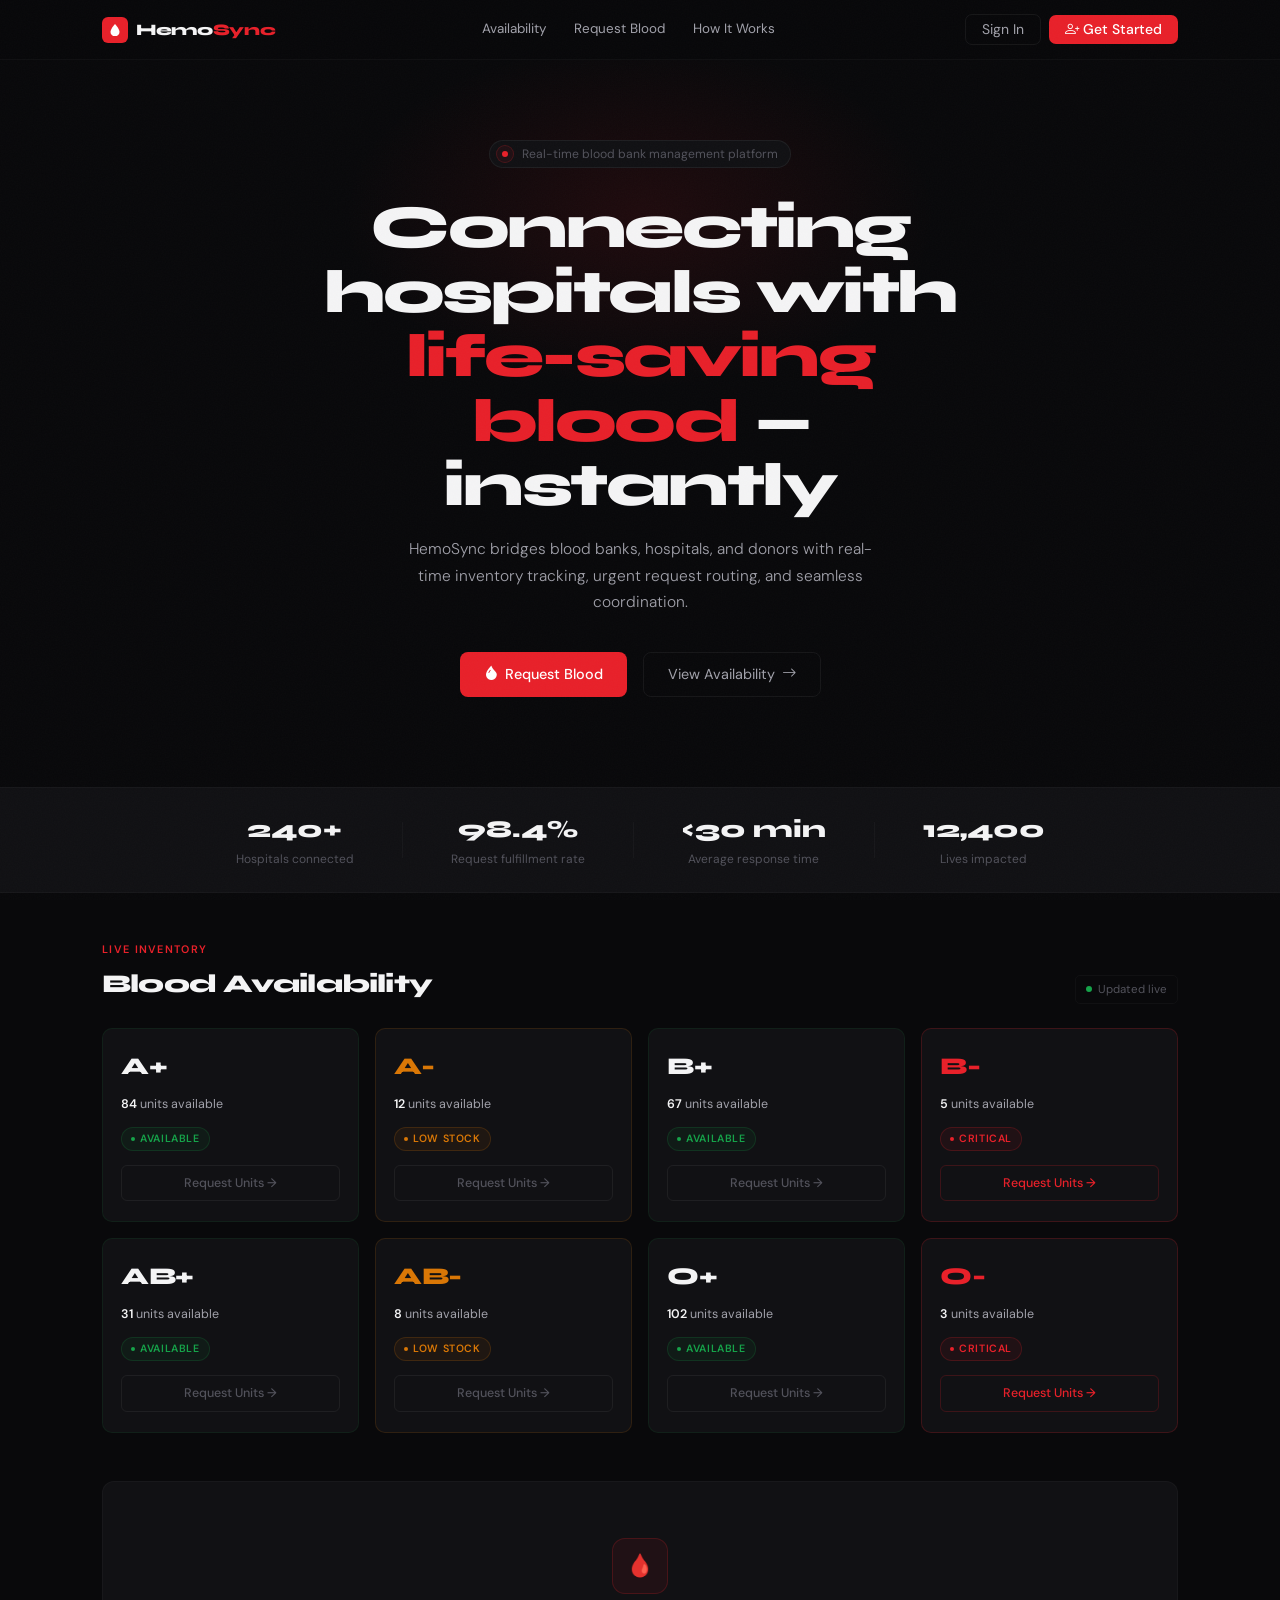
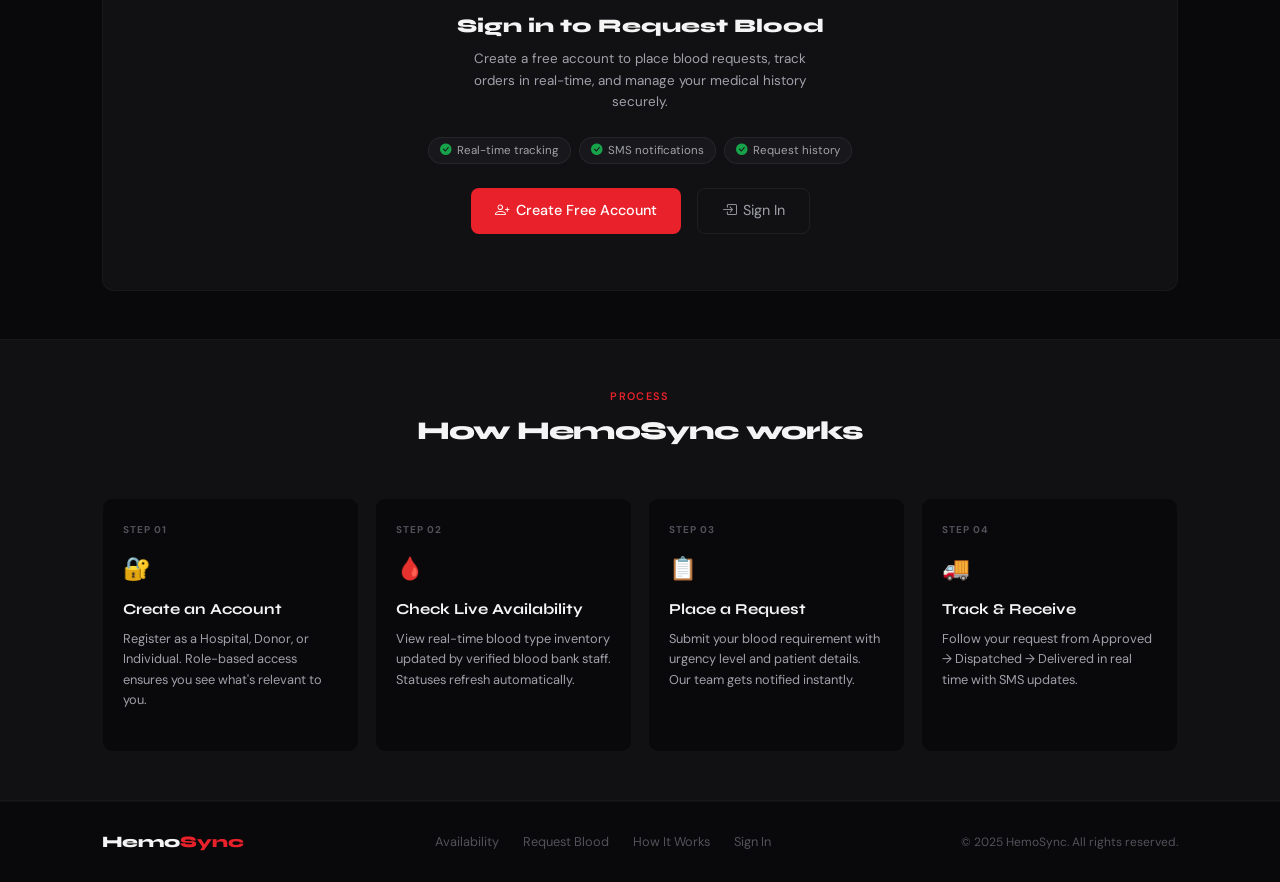
<file: individual-dashboard.html>
<!DOCTYPE html>
<html lang="en" data-bs-theme="dark">
<head>
  <meta charset="UTF-8"/>
  <meta name="viewport" content="width=device-width, initial-scale=1.0"/>
  <title>HemoSync — My Dashboard</title>
  <link href="https://cdn.jsdelivr.net/npm/bootstrap@5.3.3/dist/css/bootstrap.min.css" rel="stylesheet"/>
  <link href="https://cdn.jsdelivr.net/npm/bootstrap-icons@1.11.3/font/bootstrap-icons.min.css" rel="stylesheet"/>
  <link href="https://fonts.googleapis.com/css2?family=Syne:wght@400;600;700;800&family=DM+Sans:opsz,wght@9..40,300;9..40,400;9..40,500&display=swap" rel="stylesheet"/>
  <link rel="stylesheet" href="hemosync.css"/>
  <style>
    .avail-card {
      background: var(--hs-bg2); border: 1px solid var(--hs-border2);
      border-radius: 8px; padding: 9px 6px; text-align: center;
      cursor: pointer; transition: all 0.15s;
    }
    .avail-card:hover { border-color: var(--hs-border); }
    .avail-card.sel { border-color: var(--hs-red) !important; background: var(--hs-red-subtle); }
    .avail-type { font-family: 'Syne', sans-serif; font-size: 0.9rem; font-weight: 800; margin-bottom: 3px; }
    .avail-units { font-size: 0.62rem; color: var(--hs-text-3); margin-bottom: 5px; }
    .avail-chip { font-size: 0.58rem; font-weight: 600; padding: 2px 6px; border-radius: 100px; text-transform: uppercase; }

    .contact-card {
      display: flex; align-items: center; gap: 12px;
      background: var(--hs-surface); border: 1px solid var(--hs-border2);
      border-radius: 9px; padding: 14px 16px; margin-bottom: 8px;
    }
    .contact-avatar {
      width: 36px; height: 36px; border-radius: 9px;
      display: flex; align-items: center; justify-content: center;
      font-size: 0.72rem; font-weight: 700; color: white; flex-shrink: 0;
    }
    .contact-name { font-size: 0.84rem; font-weight: 600; }
    .contact-rel  { font-size: 0.7rem; color: var(--hs-text-3); margin-top: 1px; }
    .contact-phone { font-size: 0.72rem; color: var(--hs-text-2); margin-top: 2px; }
    .contact-call {
      width: 32px; height: 32px; border-radius: 8px;
      background: var(--hs-green-bg); border: 1px solid rgba(22,163,74,0.2);
      display: flex; align-items: center; justify-content: center;
      color: var(--hs-green); cursor: pointer; transition: all 0.12s; flex-shrink: 0;
    }
    .contact-call:hover { background: rgba(22,163,74,0.15); }

    .tracker-step { display: flex; align-items: flex-start; gap: 12px; padding: 10px 0; border-bottom: 1px solid var(--hs-border2); }
    .tracker-step:last-child { border-bottom: none; }
    .step-circle {
      width: 28px; height: 28px; border-radius: 50%; flex-shrink: 0;
      display: flex; align-items: center; justify-content: center; font-size: 0.75rem;
    }
    .step-done    { background: var(--hs-green-bg); border: 2px solid rgba(22,163,74,0.4); color: var(--hs-green); }
    .step-active  { background: var(--hs-blue-bg); border: 2px solid rgba(59,130,246,0.4); color: var(--hs-blue); animation: blink 1.5s infinite; }
    .step-pending { background: var(--hs-bg2); border: 2px solid var(--hs-border); color: var(--hs-text-3); }
    .step-label { font-size: 0.82rem; font-weight: 600; }
    .step-sub   { font-size: 0.72rem; color: var(--hs-text-3); margin-top: 2px; }
    .step-time  { font-size: 0.68rem; color: var(--hs-text-3); margin-top: 2px; }

    .sos-btn {
      width: 100%; padding: 9px; margin-top: 10px;
      background: var(--hs-red-subtle); border: 1px solid var(--hs-red-border);
      border-radius: 8px; color: var(--hs-red); font-size: 0.78rem; font-weight: 600;
      cursor: pointer; transition: all 0.15s; font-family: 'DM Sans', sans-serif;
      display: flex; align-items: center; justify-content: center; gap: 6px;
    }
    .sos-btn:hover { background: rgba(232,33,42,0.14); }

    .emergency-card {
      background: linear-gradient(135deg, rgba(232,33,42,0.06) 0%, rgba(59,130,246,0.04) 100%);
      border: 1px solid var(--hs-red-border); border-radius: 12px; padding: 22px 24px;
    }
    .emergency-title { font-family: 'Syne', sans-serif; font-size: 1.2rem; font-weight: 800; margin-bottom: 8px; }
    .emergency-sub { font-size: 0.82rem; color: var(--hs-text-2); line-height: 1.6; margin-bottom: 16px; max-width: 500px; }

    .bank-card { background: var(--hs-surface); border: 1px solid var(--hs-border2); border-radius: 10px; padding: 16px; height: 100%; }
    .bank-name { font-size: 0.88rem; font-weight: 700; margin-bottom: 4px; }
    .bank-meta { font-size: 0.72rem; color: var(--hs-text-3); margin-bottom: 2px; }
    .bank-open { font-size: 0.62rem; font-weight: 700; padding: 2px 8px; border-radius: 100px; text-transform: uppercase; }
    .bank-open.open   { background: var(--hs-green-bg); color: var(--hs-green); border: 1px solid rgba(22,163,74,0.2); }
    .bank-open.closed { background: var(--hs-red-subtle); color: var(--hs-red); border: 1px solid var(--hs-red-border); }
  </style>
</head>
<body>

<div class="sidebar-toggle" onclick="toggleSidebar()" id="sidebarToggle">
  <i class="bi bi-list"></i>
</div>

<div class="dash-shell">

  <!-- SIDEBAR -->
  <aside class="sidebar" id="sidebar">
    <a class="sidebar-logo" href="index.html">
      <div class="sidebar-logo-mark">
        <svg viewBox="0 0 14 16" xmlns="http://www.w3.org/2000/svg"><path d="M7 0C7 0 1 6.5 1 10.5a6 6 0 0 0 12 0C13 6.5 7 0 7 0z"/></svg>
      </div>
      <span class="sidebar-logo-text">Hemo<span>Sync</span></span>
    </a>

    <div class="sidebar-badge">
      <div class="badge-avatar" id="sideAvatar">AS</div>
      <div>
        <div class="badge-name" id="sideName">Arjun Sharma</div>
        <div class="badge-role">Individual Account</div>
        <div class="badge-verified">Verified</div>
      </div>
    </div>

    <nav class="sidebar-nav">
      <div class="nav-section-label">My Dashboard</div>
      <a class="nav-item-hs active" onclick="showPage('request')" href="#">
        <i class="bi bi-droplet"></i> Request Blood
        <span class="nav-badge" id="activeReqBadge" style="display:none;">1</span>
      </a>
      <a class="nav-item-hs" onclick="showPage('tracker')" href="#">
        <i class="bi bi-geo"></i> Track Request
      </a>
      <a class="nav-item-hs" onclick="showPage('history')" href="#">
        <i class="bi bi-clock-history"></i> Request History
        <span class="nav-badge" id="histBadge">4</span>
      </a>

      <div class="nav-section-label" style="margin-top:8px;">Health & Safety</div>
      <a class="nav-item-hs" onclick="showPage('contacts')" href="#">
        <i class="bi bi-people"></i> Emergency Contacts
        <span class="nav-badge amber">3</span>
      </a>

      <div class="nav-section-label" style="margin-top:8px;">Account</div>
      <a class="nav-item-hs" onclick="showPage('profile')" href="#">
        <i class="bi bi-person-circle"></i> My Profile
      </a>
    </nav>

    <div class="sidebar-footer">
      <button class="logout-btn" onclick="handleLogout()">
        <i class="bi bi-box-arrow-left"></i> Sign Out
      </button>
    </div>
  </aside>

  <!-- MAIN -->
  <main class="dash-main">

    <div class="dash-topbar">
      <div>
        <div class="topbar-title" id="topbarTitle">Request Blood</div>
        <div class="topbar-breadcrumb">HemoSync / My Dashboard</div>
      </div>
      <div class="topbar-right">
        <div class="topbar-icon-btn">
          <i class="bi bi-bell"></i><span class="notif-dot"></span>
        </div>
        <div class="topbar-icon-btn" onclick="triggerSOS()" title="SOS Emergency">
          <i class="bi bi-exclamation-octagon" style="color:var(--hs-red)"></i>
        </div>
        <div style="width:1px;height:22px;background:var(--hs-border2);margin:0 4px;"></div>
        <div style="display:flex;align-items:center;gap:8px;cursor:pointer;" onclick="showPage('profile')">
          <div style="width:28px;height:28px;background:var(--hs-red);border-radius:50%;display:flex;align-items:center;justify-content:center;font-size:0.68rem;font-weight:700;color:white;" id="topbarAvatar">AS</div>
          <span style="font-size:0.78rem;font-weight:500;" id="topbarName">Arjun</span>
        </div>
      </div>
    </div>

    <!-- PAGE: REQUEST BLOOD -->
    <div class="dash-page active" id="page-request">
      <div class="mb-4">
        <h2 style="font-family:'Syne',sans-serif;font-size:1.25rem;font-weight:800;margin-bottom:2px;">Request Blood</h2>
        <div style="font-size:0.76rem;color:var(--hs-text-3);">Submit a blood requirement — response within 30 minutes</div>
      </div>

      <div class="row g-3">
        <div class="col-lg-7">
          <div class="panel">
            <div class="panel-header">
              <div><div class="panel-title">Request Details</div><div class="panel-sub">Fill all required fields</div></div>
              <span style="background:var(--hs-green-bg);color:var(--hs-green);border:1px solid rgba(22,163,74,0.18);border-radius:100px;font-size:0.62rem;font-weight:700;padding:2px 9px;">
                <i class="bi bi-shield-check me-1"></i>Verified Account
              </span>
            </div>
            <div class="panel-body">
              <div style="background:var(--hs-blue-bg);border:1px solid rgba(59,130,246,0.18);border-radius:8px;padding:10px 13px;margin-bottom:18px;display:flex;align-items:center;gap:9px;">
                <i class="bi bi-person-check-fill" style="color:var(--hs-blue);font-size:0.9rem;flex-shrink:0;"></i>
                <div>
                  <div style="font-size:0.76rem;font-weight:600;">Profile auto-filled · <span id="reqAutoFillName">Arjun Sharma</span></div>
                  <div style="font-size:0.68rem;color:var(--hs-text-3);margin-top:1px;">Blood type <span id="reqAutoFillBlood" style="color:var(--hs-red);font-weight:700;">O+</span> from your profile</div>
                </div>
              </div>

              <div class="mb-3">
                <label class="form-label-hs">Blood Type Required *</label>
                <div class="row g-2" id="bloodTypePicker"></div>
              </div>

              <div class="row g-3 mb-3">
                <div class="col-md-6">
                  <label class="form-label-hs">Number of Units *</label>
                  <input type="number" class="form-control-hs" id="reqUnits" min="1" max="20" placeholder="e.g. 2" oninput="updateReqSummary()"/>
                </div>
                <div class="col-md-6">
                  <label class="form-label-hs">Component Type</label>
                  <select class="form-select-hs" id="reqComponent" onchange="updateReqSummary()">
                    <option>Whole Blood</option>
                    <option>Packed Red Blood Cells (PRBC)</option>
                    <option>Fresh Frozen Plasma (FFP)</option>
                    <option>Platelets</option>
                    <option>Cryoprecipitate</option>
                  </select>
                </div>
              </div>

              <div class="mb-3">
                <label class="form-label-hs">Urgency Level *</label>
                <div class="d-flex gap-2">
                  <button class="urg-btn an" onclick="setReqUrgency(this,'Normal')">🟢 Normal</button>
                  <button class="urg-btn" onclick="setReqUrgency(this,'Urgent')">🟡 Urgent</button>
                  <button class="urg-btn" onclick="setReqUrgency(this,'Critical')">🔴 Critical</button>
                </div>
              </div>

              <div class="row g-3 mb-3">
                <div class="col-md-6">
                  <label class="form-label-hs">Patient Name</label>
                  <input class="form-control-hs" id="reqPatient" placeholder="Full name of patient"/>
                </div>
                <div class="col-md-6">
                  <label class="form-label-hs">Contact Number *</label>
                  <input type="tel" class="form-control-hs" id="reqPhone" placeholder="+91 98765 43210"/>
                </div>
              </div>

              <div class="mb-3">
                <label class="form-label-hs">Hospital / Delivery Address *</label>
                <input class="form-control-hs" id="reqAddress" placeholder="Hospital name, ward, city"/>
              </div>

              <div class="mb-4">
                <label class="form-label-hs">Additional Notes</label>
                <textarea class="form-control-hs" id="reqNotes" rows="2" placeholder="Cross-match details, special requirements..."></textarea>
              </div>

              <div class="d-flex gap-2">
                <button class="btn-hs-primary flex-fill" onclick="submitRequest()">
                  <i class="bi bi-send-fill"></i> Submit Request
                </button>
                <button class="btn-hs-secondary" onclick="clearReqForm()">
                  <i class="bi bi-x"></i> Clear
                </button>
              </div>

              <!-- SOS -->
              <button class="sos-btn" onclick="triggerSOS()">
                <i class="bi bi-exclamation-octagon-fill"></i> SOS Emergency Request
              </button>
            </div>
          </div>
        </div>

        <div class="col-lg-5">
          <div class="panel mb-3">
            <div class="panel-header"><div class="panel-title">Request Summary</div></div>
            <div id="reqSummaryRows"></div>
          </div>
          <div class="panel">
            <div class="panel-header">
              <div class="panel-title">Availability Check</div>
              <div class="panel-sub">Stock for selected type</div>
            </div>
            <div class="panel-body" id="reqAvailPanel">
              <div style="text-align:center;padding:16px;color:var(--hs-text-3);font-size:0.78rem;">
                <i class="bi bi-droplet" style="display:block;font-size:1.3rem;margin-bottom:6px;opacity:0.3;"></i>
                Select a blood type above
              </div>
            </div>
          </div>
        </div>
      </div>
    </div>

    <!-- PAGE: TRACK REQUEST -->
    <div class="dash-page" id="page-tracker">
      <div class="mb-4">
        <h2 style="font-family:'Syne',sans-serif;font-size:1.25rem;font-weight:800;margin-bottom:2px;">Track Request</h2>
        <div style="font-size:0.76rem;color:var(--hs-text-3);">Live status of your active blood request</div>
      </div>
      <div class="row g-3">
        <div class="col-lg-7">
          <div class="panel mb-3">
            <div class="panel-header">
              <div>
                <div class="panel-title">REQ-2091 — Active</div>
                <div class="panel-sub">Submitted today at 10:24 AM</div>
              </div>
              <span class="status-badge sb-enroute">En Route</span>
            </div>
            <div style="padding:2px 0;">
              <div style="display:flex;justify-content:space-between;padding:10px 18px;border-bottom:1px solid var(--hs-border2);font-size:0.8rem;"><span style="color:var(--hs-text-3);">Blood Type</span><span class="blood-pill">O+</span></div>
              <div style="display:flex;justify-content:space-between;padding:10px 18px;border-bottom:1px solid var(--hs-border2);font-size:0.8rem;"><span style="color:var(--hs-text-3);">Units</span><span style="font-weight:600;">2 units</span></div>
              <div style="display:flex;justify-content:space-between;padding:10px 18px;border-bottom:1px solid var(--hs-border2);font-size:0.8rem;"><span style="color:var(--hs-text-3);">Component</span><span style="font-weight:500;">PRBC</span></div>
              <div style="display:flex;justify-content:space-between;padding:10px 18px;border-bottom:1px solid var(--hs-border2);font-size:0.8rem;"><span style="color:var(--hs-text-3);">Urgency</span><span class="urgency-pill up-urgent">Urgent</span></div>
              <div style="display:flex;justify-content:space-between;padding:10px 18px;font-size:0.8rem;"><span style="color:var(--hs-text-3);">Est. Arrival</span><span style="font-weight:600;color:var(--hs-green);">~12 minutes</span></div>
            </div>
          </div>

          <div class="panel">
            <div class="panel-header">
              <div class="panel-title">Live Status</div>
              <div style="display:flex;align-items:center;gap:5px;font-size:0.7rem;color:var(--hs-green);">
                <span style="width:5px;height:5px;border-radius:50%;background:var(--hs-green);animation:blink 1.5s infinite;"></span>
                Updating live
              </div>
            </div>
            <div class="panel-body" style="padding:6px 18px 14px;">
              <div class="tracker-step">
                <div class="step-circle step-done"><i class="bi bi-check"></i></div>
                <div><div class="step-label">Request Submitted</div><div class="step-sub">Received by HemoSync</div><div class="step-time">10:24 AM · Today</div></div>
              </div>
              <div class="tracker-step">
                <div class="step-circle step-done"><i class="bi bi-check"></i></div>
                <div><div class="step-label">Request Verified</div><div class="step-sub">Eligibility & details confirmed</div><div class="step-time">10:27 AM · Today</div></div>
              </div>
              <div class="tracker-step">
                <div class="step-circle step-done"><i class="bi bi-check"></i></div>
                <div><div class="step-label">Blood Bank Assigned</div><div class="step-sub">Central Blood Bank, Indore accepted</div><div class="step-time">10:31 AM · Today</div></div>
              </div>
              <div class="tracker-step">
                <div class="step-circle step-active"><i class="bi bi-truck"></i></div>
                <div><div class="step-label" style="color:var(--hs-blue);">En Route — Driver dispatched</div><div class="step-sub">Vehicle is on the way</div><div class="step-time">10:38 AM · Est. arrival ~12 min</div></div>
              </div>
              <div class="tracker-step">
                <div class="step-circle step-pending"></div>
                <div><div class="step-label" style="color:var(--hs-text-3);">Delivered</div><div class="step-sub" style="color:var(--hs-text-3);">Blood units handed over at destination</div></div>
              </div>
            </div>
          </div>
        </div>

        <div class="col-lg-5">
          <div class="panel mb-3">
            <div class="panel-header"><div class="panel-title">Dispatching Blood Bank</div></div>
            <div class="panel-body">
              <div style="display:flex;align-items:center;gap:12px;margin-bottom:14px;">
                <div style="width:40px;height:40px;background:var(--hs-red-subtle);border:1px solid var(--hs-red-border);border-radius:9px;display:flex;align-items:center;justify-content:center;font-size:1.1rem;flex-shrink:0;">🏥</div>
                <div>
                  <div style="font-size:0.86rem;font-weight:700;">Central Blood Bank</div>
                  <div style="font-size:0.7rem;color:var(--hs-text-3);">Indore, Madhya Pradesh</div>
                </div>
              </div>
              <div style="display:flex;flex-direction:column;gap:7px;">
                <div style="display:flex;justify-content:space-between;font-size:0.78rem;"><span style="color:var(--hs-text-3);">Driver</span><span style="font-weight:600;">Ramesh Kumar</span></div>
                <div style="display:flex;justify-content:space-between;font-size:0.78rem;"><span style="color:var(--hs-text-3);">Vehicle</span><span>MP 09 XY 4521</span></div>
                <div style="display:flex;justify-content:space-between;font-size:0.78rem;"><span style="color:var(--hs-text-3);">Distance</span><span style="color:var(--hs-blue);">~3.2 km away</span></div>
              </div>
              <button class="btn-hs-secondary" style="width:100%;margin-top:12px;justify-content:center;" onclick="showToast('📞','Calling Driver','Connecting to Ramesh Kumar...')">
                <i class="bi bi-telephone-fill"></i> Call Driver
              </button>
            </div>
          </div>
          <div class="panel">
            <div class="panel-header"><div class="panel-title">Need Help?</div></div>
            <div class="panel-body" style="display:flex;flex-direction:column;gap:7px;">
              <button class="btn-hs-secondary" style="justify-content:flex-start;" onclick="showToast('💬','Support Chat','Connecting to HemoSync support...')">
                <i class="bi bi-chat-dots" style="color:var(--hs-blue)"></i> Chat with Support
              </button>
              <button class="btn-hs-secondary" style="justify-content:flex-start;" onclick="showToast('📞','Helpline','HemoSync helpline: 1800-XXX-XXXX')">
                <i class="bi bi-telephone" style="color:var(--hs-green)"></i> Call Helpline
              </button>
              <button class="btn-hs-secondary" style="justify-content:flex-start;border-color:rgba(232,33,42,0.3);color:var(--hs-red);" onclick="triggerSOS()">
                <i class="bi bi-exclamation-octagon-fill"></i> Escalate as Emergency
              </button>
            </div>
          </div>
        </div>
      </div>
    </div>

    <!-- PAGE: REQUEST HISTORY -->
    <div class="dash-page" id="page-history">
      <div class="d-flex align-items-center justify-content-between mb-4 flex-wrap gap-3">
        <div>
          <h2 style="font-family:'Syne',sans-serif;font-size:1.25rem;font-weight:800;margin-bottom:2px;">Request History</h2>
          <div style="font-size:0.76rem;color:var(--hs-text-3);">All your blood requests on HemoSync</div>
        </div>
        <div class="d-flex gap-2">
          <select class="form-select-hs" style="width:auto;font-size:0.76rem;" onchange="filterHistory(this.value)">
            <option value="all">All Status</option>
            <option value="done">Fulfilled</option>
            <option value="enroute">En Route</option>
            <option value="pending">Pending</option>
          </select>
          <button class="btn-hs-primary" onclick="showPage('request')">
            <i class="bi bi-plus-lg"></i> New Request
          </button>
        </div>
      </div>
      <div class="panel">
        <div style="overflow-x:auto">
          <table class="req-table">
            <thead><tr><th>Request ID</th><th>Blood</th><th>Units</th><th>Component</th><th>Patient</th><th>Urgency</th><th>Status</th><th>Date</th><th>Action</th></tr></thead>
            <tbody id="fullHistoryTable"></tbody>
          </table>
        </div>
      </div>
    </div>

    <!-- PAGE: EMERGENCY CONTACTS -->
    <div class="dash-page" id="page-contacts">
      <div class="d-flex align-items-center justify-content-between mb-4 flex-wrap gap-3">
        <div>
          <h2 style="font-family:'Syne',sans-serif;font-size:1.25rem;font-weight:800;margin-bottom:2px;">Emergency Contacts</h2>
          <div style="font-size:0.76rem;color:var(--hs-text-3);">Notified automatically on critical requests</div>
        </div>
        <button class="btn-hs-primary" onclick="showAddContact()">
          <i class="bi bi-person-plus"></i> Add Contact
        </button>
      </div>
      <div class="row g-3">
        <div class="col-lg-7">
          <div id="contactsList"></div>
        </div>
        <div class="col-lg-5">
          <div class="panel mb-3" id="addContactPanel" style="display:none;">
            <div class="panel-header"><div class="panel-title">Add New Contact</div></div>
            <div class="panel-body">
              <div class="mb-3"><label class="form-label-hs">Full Name *</label><input class="form-control-hs" id="newContactName" placeholder="Contact name"/></div>
              <div class="mb-3">
                <label class="form-label-hs">Relationship</label>
                <select class="form-select-hs" id="newContactRel">
                  <option>Parent</option><option>Spouse</option><option>Sibling</option><option>Friend</option><option>Doctor</option><option>Other</option>
                </select>
              </div>
              <div class="mb-4"><label class="form-label-hs">Phone Number *</label><input type="tel" class="form-control-hs" id="newContactPhone" placeholder="+91 98765 43210"/></div>
              <div class="d-flex gap-2">
                <button class="btn-hs-primary flex-fill" onclick="addContact()"><i class="bi bi-plus"></i> Add</button>
                <button class="btn-hs-secondary" onclick="hideAddContact()">Cancel</button>
              </div>
            </div>
          </div>
          <div class="panel">
            <div class="panel-header"><div class="panel-title">How It Works</div></div>
            <div class="panel-body" style="padding:14px 18px;">
              <div style="font-size:0.8rem;color:var(--hs-text-2);line-height:1.7;margin-bottom:10px;">
                When you submit a <strong style="color:var(--hs-red);">Critical</strong> blood request or trigger an <strong style="color:var(--hs-red);">SOS</strong>, all your emergency contacts receive an instant SMS notification with your location and request details.
              </div>
              <div style="font-size:0.8rem;color:var(--hs-text-2);line-height:1.7;">
                You can add up to <strong style="color:var(--hs-text);">5 contacts</strong>. We recommend adding family members and your primary care doctor.
              </div>
            </div>
          </div>
        </div>
      </div>
    </div>

    <!-- PAGE: MY PROFILE -->
    <div class="dash-page" id="page-profile">
      <div class="mb-4">
        <h2 style="font-family:'Syne',sans-serif;font-size:1.25rem;font-weight:800;margin-bottom:2px;">My Profile</h2>
        <div style="font-size:0.76rem;color:var(--hs-text-3);">Manage your personal account details</div>
      </div>
      <div class="row g-3">
        <div class="col-lg-4">
          <div class="panel">
            <div class="panel-body" style="text-align:center;padding:28px 20px;">
              <div style="width:64px;height:64px;background:var(--hs-red);border-radius:50%;display:flex;align-items:center;justify-content:center;font-size:1.4rem;font-weight:800;color:white;font-family:'Syne',sans-serif;margin:0 auto 14px;" id="profileAvatar">AS</div>
              <div style="font-family:'Syne',sans-serif;font-size:0.95rem;font-weight:800;margin-bottom:3px;" id="profileName">Arjun Sharma</div>
              <div style="font-size:0.75rem;color:var(--hs-text-3);margin-bottom:6px;" id="profileEmail">user@gmail.com</div>
              <div style="display:inline-flex;align-items:center;gap:5px;background:var(--hs-red-subtle);color:var(--hs-red);border:1px solid var(--hs-red-border);border-radius:100px;font-size:0.7rem;font-weight:700;padding:3px 10px;margin-bottom:16px;">
                <i class="bi bi-droplet-fill"></i> <span id="profileBloodBadge">O+</span> Individual
              </div>
              <div style="padding-top:16px;border-top:1px solid var(--hs-border2);">
                <div style="display:flex;justify-content:space-around;">
                  <div style="text-align:center;"><div style="font-family:'Syne',sans-serif;font-size:1.1rem;font-weight:800;color:var(--hs-red);">4</div><div style="font-size:0.62rem;color:var(--hs-text-3);text-transform:uppercase;letter-spacing:0.06em;">Requests</div></div>
                  <div style="width:1px;background:var(--hs-border2);"></div>
                  <div style="text-align:center;"><div style="font-family:'Syne',sans-serif;font-size:1.1rem;font-weight:800;color:var(--hs-green);">3</div><div style="font-size:0.62rem;color:var(--hs-text-3);text-transform:uppercase;letter-spacing:0.06em;">Fulfilled</div></div>
                  <div style="width:1px;background:var(--hs-border2);"></div>
                  <div style="text-align:center;"><div style="font-family:'Syne',sans-serif;font-size:1.1rem;font-weight:800;color:var(--hs-amber);">3</div><div style="font-size:0.62rem;color:var(--hs-text-3);text-transform:uppercase;letter-spacing:0.06em;">Contacts</div></div>
                </div>
              </div>
            </div>
          </div>
        </div>
        <div class="col-lg-8">
          <div class="panel">
            <div class="panel-header"><div class="panel-title">Personal Information</div></div>
            <div class="panel-body">
              <div class="row g-3 mb-3">
                <div class="col-md-6"><label class="form-label-hs">Full Name</label><input class="form-control-hs" id="profName" value="Arjun Sharma"/></div>
                <div class="col-md-6"><label class="form-label-hs">Date of Birth</label><input type="date" class="form-control-hs" value="1998-03-14"/></div>
              </div>
              <div class="row g-3 mb-3">
                <div class="col-md-6"><label class="form-label-hs">Email Address</label><input class="form-control-hs" id="profEmail" value="user@gmail.com"/></div>
                <div class="col-md-6"><label class="form-label-hs">Phone Number</label><input class="form-control-hs" placeholder="+91 98765 43210"/></div>
              </div>
              <div class="row g-3 mb-3">
                <div class="col-md-6">
                  <label class="form-label-hs">Blood Type</label>
                  <select class="form-select-hs" id="profBloodType" onchange="updateBloodTypeGlobal(this.value)">
                    <option>A+</option><option>A−</option><option>B+</option><option>B−</option>
                    <option>AB+</option><option>AB−</option><option selected>O+</option><option>O−</option>
                  </select>
                </div>
                <div class="col-md-6"><label class="form-label-hs">City</label><input class="form-control-hs" value="Indore, Madhya Pradesh"/></div>
              </div>
              <div class="mb-4"><label class="form-label-hs">Home Address</label><input class="form-control-hs" placeholder="Street, Area, City, PIN"/></div>
              <div class="d-flex gap-2">
                <button class="btn-hs-primary" onclick="saveProfile()"><i class="bi bi-check-lg"></i> Save Changes</button>
                <button class="btn-hs-secondary"><i class="bi bi-x"></i> Cancel</button>
              </div>
            </div>
          </div>
        </div>
      </div>
    </div>

  </main>
</div>

<div class="hs-toast-container" id="toastContainer"></div>
<script src="api-client.js"></script>
<script src="https://cdn.jsdelivr.net/npm/bootstrap@5.3.3/dist/js/bootstrap.bundle.min.js"></script>
<script src="individual-dashboard.js"></script>
</body>
</html>
</file>
<file: hemosync.css>
/* ═══════════════════════════════════════════════
   HemoSync — Minimalist Stylesheet
   ═══════════════════════════════════════════════ */

:root {
  --hs-red: #E8212A;
  --hs-red-hover: #c91920;
  --hs-red-subtle: rgba(232, 33, 42, 0.07);
  --hs-red-border: rgba(232, 33, 42, 0.2);
  --hs-bg: #09090B;
  --hs-bg2: #0F0F12;
  --hs-surface: #111114;
  --hs-surface2: #18181C;
  --hs-border: rgba(255, 255, 255, 0.06);
  --hs-border2: rgba(255, 255, 255, 0.03);
  --hs-text: #F4F4F5;
  --hs-text-2: #A1A1AA;
  --hs-text-3: #52525B;
  --hs-green: #16A34A;
  --hs-green-bg: rgba(22, 163, 74, 0.07);
  --hs-amber: #D97706;
  --hs-amber-bg: rgba(217, 119, 6, 0.07);
  --hs-blue: #3B82F6;
  --hs-blue-bg: rgba(59, 130, 246, 0.07);
  --sidebar-w: 220px;
}

*,
*::before,
*::after {
  box-sizing: border-box;
  margin: 0;
  padding: 0;
}

body {
  font-family: 'DM Sans', sans-serif;
  background: var(--hs-bg);
  color: var(--hs-text);
  overflow-x: hidden;
  -webkit-font-smoothing: antialiased;
  font-size: 14px;
}

/* Subtle noise */
body::after {
  content: '';
  position: fixed;
  inset: 0;
  background-image: url("data:image/svg+xml,%3Csvg xmlns='http://www.w3.org/2000/svg'%3E%3Cfilter id='n'%3E%3CfeTurbulence type='fractalNoise' baseFrequency='0.75' numOctaves='4' stitchTiles='stitch'/%3E%3C/filter%3E%3Crect width='100%25' height='100%25' filter='url(%23n)' opacity='0.018'/%3E%3C/svg%3E");
  pointer-events: none;
  z-index: 9999;
}

/* ─ NAVBAR (landing) ─ */
.navbar {
  background: rgba(9, 9, 11, 0.92) !important;
  backdrop-filter: blur(16px);
  border-bottom: 1px solid var(--hs-border2);
  height: 60px;
}

.navbar .nav-link {
  color: var(--hs-text-2) !important;
  font-size: 0.84rem;
  padding: 7px 14px !important;
  border-radius: 6px;
}

.navbar .nav-link:hover {
  color: var(--hs-text) !important;
  background: rgba(255, 255, 255, 0.04);
}

.logo-mark {
  width: 26px;
  height: 26px;
  background: var(--hs-red);
  border-radius: 6px;
  display: flex;
  align-items: center;
  justify-content: center;
}

.logo-mark svg {
  width: 12px;
  height: 12px;
  fill: white;
}

.logo-text {
  font-family: 'Syne', sans-serif;
  font-size: 1rem;
  font-weight: 800;
  letter-spacing: -0.02em;
  color: var(--hs-text);
}

.logo-text span {
  color: var(--hs-red);
}

/* ─ BUTTONS ─ */
.btn-hs-red {
  background: var(--hs-red);
  color: white;
  border: none;
  border-radius: 7px;
  font-family: 'DM Sans', sans-serif;
  font-weight: 500;
  transition: background 0.15s;
}

.btn-hs-red:hover {
  background: var(--hs-red-hover);
  color: white;
}

.btn-hs-ghost {
  background: transparent;
  color: var(--hs-text-2);
  border: 1px solid var(--hs-border);
  border-radius: 7px;
  font-family: 'DM Sans', sans-serif;
  font-weight: 400;
  transition: all 0.15s;
}

.btn-hs-ghost:hover {
  color: var(--hs-text);
  border-color: rgba(255, 255, 255, 0.12);
}

.btn-hs-red-lg {
  background: var(--hs-red);
  color: white;
  border: none;
  border-radius: 8px;
  font-family: 'DM Sans', sans-serif;
  font-size: 0.9rem;
  font-weight: 500;
  padding: 11px 24px;
  transition: background 0.15s, transform 0.15s;
  text-decoration: none;
  display: inline-flex;
  align-items: center;
  gap: 7px;
}

.btn-hs-red-lg:hover {
  background: var(--hs-red-hover);
  color: white;
  transform: translateY(-1px);
}

.btn-hs-outline-lg {
  background: transparent;
  color: var(--hs-text-2);
  border: 1px solid var(--hs-border);
  border-radius: 8px;
  font-family: 'DM Sans', sans-serif;
  font-size: 0.9rem;
  font-weight: 400;
  padding: 11px 24px;
  transition: all 0.15s;
  text-decoration: none;
  display: inline-flex;
  align-items: center;
  gap: 7px;
}

.btn-hs-outline-lg:hover {
  color: var(--hs-text);
  border-color: rgba(255, 255, 255, 0.14);
}

/* ─ HERO ─ */
.hero-section {
  padding: 140px 0 90px;
  position: relative;
  text-align: center;
  overflow: hidden;
}

.hero-glow {
  position: absolute;
  top: 40px;
  left: 50%;
  transform: translateX(-50%);
  width: 600px;
  height: 350px;
  background: radial-gradient(ellipse, rgba(232, 33, 42, 0.1) 0%, transparent 70%);
  pointer-events: none;
}

.hero-pill {
  display: inline-flex;
  align-items: center;
  gap: 8px;
  background: var(--hs-surface);
  border: 1px solid var(--hs-border);
  border-radius: 100px;
  padding: 4px 12px 4px 6px;
  font-size: 0.76rem;
  color: var(--hs-text-3);
  margin-bottom: 28px;
  animation: fadeUp 0.5s 0.1s both;
}

.pill-dot {
  width: 18px;
  height: 18px;
  background: var(--hs-red-subtle);
  border: 1px solid var(--hs-red-border);
  border-radius: 50%;
  display: flex;
  align-items: center;
  justify-content: center;
}

.pill-dot::after {
  content: '';
  width: 6px;
  height: 6px;
  background: var(--hs-red);
  border-radius: 50%;
  animation: blink 2s ease-in-out infinite;
}

.hero-h1 {
  font-family: 'Syne', sans-serif;
  font-size: clamp(2.2rem, 5.5vw, 3.8rem);
  font-weight: 800;
  letter-spacing: -0.04em;
  line-height: 1.06;
  margin-bottom: 18px;
  animation: fadeUp 0.5s 0.2s both;
}

.hero-h1 em {
  font-style: normal;
  color: var(--hs-red);
}

.hero-sub {
  font-size: 0.97rem;
  color: var(--hs-text-2);
  font-weight: 300;
  line-height: 1.7;
  max-width: 480px;
  margin: 0 auto 36px;
  animation: fadeUp 0.5s 0.3s both;
}

.hero-actions {
  animation: fadeUp 0.5s 0.4s both;
}

/* ─ STATS BAR ─ */
.stats-bar {
  border-top: 1px solid var(--hs-border2);
  border-bottom: 1px solid var(--hs-border2);
  padding: 24px 0;
  background: var(--hs-surface);
}

.stat-num {
  font-family: 'Syne', sans-serif;
  font-size: 1.5rem;
  font-weight: 800;
  color: var(--hs-text);
}

.stat-label {
  font-size: 0.75rem;
  color: var(--hs-text-3);
  margin-top: 2px;
}

.stat-divider {
  width: 1px;
  height: 36px;
  background: var(--hs-border2);
}

/* ─ SECTION LABELS ─ */
.section-eyebrow {
  font-size: 0.68rem;
  font-weight: 600;
  color: var(--hs-red);
  letter-spacing: 0.12em;
  text-transform: uppercase;
  margin-bottom: 8px;
}

.section-title {
  font-family: 'Syne', sans-serif;
  font-size: 1.6rem;
  font-weight: 800;
  letter-spacing: -0.03em;
}

.live-badge {
  display: inline-flex;
  align-items: center;
  gap: 6px;
  font-size: 0.72rem;
  color: var(--hs-text-3);
  border: 1px solid var(--hs-border2);
  border-radius: 5px;
  padding: 5px 10px;
}

.live-dot {
  width: 6px;
  height: 6px;
  background: var(--hs-green);
  border-radius: 50%;
  animation: blink 1.5s infinite;
}

/* ─ BLOOD CARDS ─ */
.blood-card {
  background: var(--hs-surface);
  border: 1px solid var(--hs-border2);
  border-radius: 10px;
  padding: 20px 18px;
  transition: border-color 0.2s, transform 0.2s;
  cursor: pointer;
  height: 100%;
}

.blood-card:hover {
  transform: translateY(-2px);
  border-color: var(--hs-border) !important;
}

.blood-card.status-critical {
  border-color: rgba(232, 33, 42, 0.2) !important;
}

.blood-card.status-low {
  border-color: rgba(217, 119, 6, 0.15) !important;
}

.blood-card.status-ok {
  border-color: rgba(22, 163, 74, 0.1) !important;
}

.blood-type-label {
  font-family: 'Syne', sans-serif;
  font-size: 1.5rem;
  font-weight: 800;
  letter-spacing: -0.02em;
  margin-bottom: 10px;
}

.status-critical .blood-type-label {
  color: var(--hs-red);
}

.status-low .blood-type-label {
  color: var(--hs-amber);
}

.status-ok .blood-type-label {
  color: var(--hs-text);
}

.blood-units {
  font-size: 0.78rem;
  color: var(--hs-text-2);
  margin-bottom: 12px;
}

.blood-units strong {
  color: var(--hs-text);
  font-weight: 600;
}

.status-chip {
  display: inline-flex;
  align-items: center;
  gap: 5px;
  font-size: 0.66rem;
  font-weight: 600;
  padding: 3px 9px;
  border-radius: 100px;
  text-transform: uppercase;
  letter-spacing: 0.06em;
}

.status-critical .status-chip {
  background: var(--hs-red-subtle);
  color: var(--hs-red);
  border: 1px solid var(--hs-red-border);
}

.status-low .status-chip {
  background: var(--hs-amber-bg);
  color: var(--hs-amber);
  border: 1px solid rgba(217, 119, 6, 0.18);
}

.status-ok .status-chip {
  background: var(--hs-green-bg);
  color: var(--hs-green);
  border: 1px solid rgba(22, 163, 74, 0.18);
}

.chip-dot {
  width: 4px;
  height: 4px;
  border-radius: 50%;
  background: currentColor;
  display: inline-block;
}

.request-btn {
  margin-top: 14px;
  width: 100%;
  padding: 8px;
  border-radius: 6px;
  background: transparent;
  border: 1px solid var(--hs-border);
  color: var(--hs-text-3);
  font-family: 'DM Sans', sans-serif;
  font-size: 0.78rem;
  font-weight: 500;
  cursor: pointer;
  transition: all 0.15s;
}

.request-btn:hover {
  background: var(--hs-red);
  border-color: var(--hs-red);
  color: white;
}

.status-critical .request-btn {
  border-color: var(--hs-red-border);
  color: var(--hs-red);
}

/* ─ ORDER FORM ─ */
.order-form-card,
.summary-card,
.my-requests-panel {
  background: var(--hs-surface);
  border: 1px solid var(--hs-border2);
  border-radius: 12px;
  overflow: hidden;
}

.card-header-hs {
  padding: 18px 22px;
  border-bottom: 1px solid var(--hs-border2);
  display: flex;
  align-items: center;
  justify-content: space-between;
}

.card-title-hs {
  font-family: 'Syne', sans-serif;
  font-size: 0.92rem;
  font-weight: 700;
}

.card-sub-hs {
  font-size: 0.74rem;
  color: var(--hs-text-3);
  margin-top: 2px;
}

.card-body-hs {
  padding: 22px;
}

/* ─ FORM CONTROLS ─ */
.form-control-hs,
.form-select-hs {
  background: var(--hs-bg2) !important;
  border: 1px solid var(--hs-border) !important;
  border-radius: 7px !important;
  color: var(--hs-text) !important;
  font-family: 'DM Sans', sans-serif;
  font-size: 0.84rem;
  padding: 9px 12px;
  width: 100%;
  outline: none;
}

.form-control-hs::placeholder {
  color: var(--hs-text-3);
}

.form-control-hs:focus,
.form-select-hs:focus {
  border-color: var(--hs-red) !important;
  box-shadow: 0 0 0 2px rgba(232, 33, 42, 0.08) !important;
}

.form-label-hs {
  font-size: 0.75rem;
  font-weight: 500;
  color: var(--hs-text-2);
  margin-bottom: 6px;
  display: block;
}

textarea.form-control-hs {
  resize: vertical;
  min-height: 80px;
}

select.form-select-hs {
  appearance: none;
  cursor: pointer;
}

/* ─ URGENCY BUTTONS ─ */
.urgency-btn {
  flex: 1;
  padding: 8px;
  background: var(--hs-bg2);
  border: 1px solid var(--hs-border);
  border-radius: 6px;
  font-family: 'DM Sans', sans-serif;
  font-size: 0.78rem;
  font-weight: 500;
  color: var(--hs-text-3);
  cursor: pointer;
  transition: all 0.15s;
}

.urgency-btn:hover {
  border-color: rgba(255, 255, 255, 0.12);
  color: var(--hs-text-2);
}

.urgency-btn.active-normal {
  border-color: rgba(22, 163, 74, 0.35);
  background: var(--hs-green-bg);
  color: var(--hs-green);
}

.urgency-btn.active-urgent {
  border-color: rgba(217, 119, 6, 0.35);
  background: var(--hs-amber-bg);
  color: var(--hs-amber);
}

.urgency-btn.active-critical {
  border-color: var(--hs-red-border);
  background: var(--hs-red-subtle);
  color: var(--hs-red);
}

.submit-btn {
  width: 100%;
  padding: 12px;
  background: var(--hs-red);
  color: white;
  border: none;
  border-radius: 8px;
  font-family: 'DM Sans', sans-serif;
  font-size: 0.88rem;
  font-weight: 500;
  cursor: pointer;
  display: flex;
  align-items: center;
  justify-content: center;
  gap: 7px;
  transition: background 0.15s, transform 0.15s;
}

.submit-btn:hover {
  background: var(--hs-red-hover);
  transform: translateY(-1px);
}

/* ─ SUMMARY ─ */
.summary-row {
  display: flex;
  align-items: center;
  justify-content: space-between;
  padding: 10px 20px;
  border-bottom: 1px solid var(--hs-border2);
  font-size: 0.8rem;
}

.summary-row:last-child {
  border-bottom: none;
}

.summary-row-label {
  color: var(--hs-text-3);
}

.summary-row-val {
  color: var(--hs-text);
  font-weight: 500;
}

.summary-row-val.highlight {
  color: var(--hs-red);
  font-weight: 700;
  font-size: 0.95rem;
}

.my-requests-panel {
  margin-top: 16px;
}

.request-history-item {
  display: flex;
  align-items: center;
  gap: 12px;
  padding: 12px 18px;
  border-bottom: 1px solid var(--hs-border2);
  transition: background 0.12s;
}

.request-history-item:last-child {
  border-bottom: none;
}

.rh-icon {
  width: 32px;
  height: 32px;
  border-radius: 7px;
  display: flex;
  align-items: center;
  justify-content: center;
  font-size: 0.9rem;
  flex-shrink: 0;
}

.rh-blood {
  font-family: 'Syne', sans-serif;
  font-size: 1rem;
  font-weight: 800;
}

.rh-meta {
  font-size: 0.72rem;
  color: var(--hs-text-3);
  margin-top: 2px;
}

.rh-status {
  font-size: 0.62rem;
  font-weight: 600;
  text-transform: uppercase;
  letter-spacing: 0.06em;
  padding: 3px 8px;
  border-radius: 100px;
}

.status-fulfilled {
  background: var(--hs-green-bg);
  color: var(--hs-green);
}

.status-dispatched {
  background: var(--hs-blue-bg);
  color: var(--hs-blue);
}

.status-pending {
  background: var(--hs-amber-bg);
  color: var(--hs-amber);
}

/* ─ HOW IT WORKS ─ */
.how-section {
  background: var(--hs-surface);
  border-top: 1px solid var(--hs-border2);
  border-bottom: 1px solid var(--hs-border2);
}

.how-step {
  background: var(--hs-bg);
  border: 1px solid var(--hs-border2);
  border-radius: 10px;
  padding: 24px 20px;
  height: 100%;
}

.step-num {
  font-size: 0.62rem;
  font-weight: 700;
  color: var(--hs-text-3);
  letter-spacing: 0.1em;
  text-transform: uppercase;
  margin-bottom: 14px;
}

.step-icon {
  font-size: 1.4rem;
  margin-bottom: 12px;
}

.step-name {
  font-family: 'Syne', sans-serif;
  font-size: 0.95rem;
  font-weight: 700;
  margin-bottom: 8px;
}

.step-desc {
  font-size: 0.8rem;
  color: var(--hs-text-2);
  line-height: 1.6;
}

/* ─ FOOTER ─ */
footer {
  border-top: 1px solid var(--hs-border2);
  padding: 28px 0;
}

.footer-logo {
  font-family: 'Syne', sans-serif;
  font-size: 1rem;
  font-weight: 800;
}

.footer-logo span {
  color: var(--hs-red);
}

.footer-links a {
  font-size: 0.8rem;
  color: var(--hs-text-3);
  text-decoration: none;
  transition: color 0.15s;
}

.footer-links a:hover {
  color: var(--hs-text);
}

.footer-right {
  font-size: 0.75rem;
  color: var(--hs-text-3);
}

/* ─ MODAL ─ */
.modal-content {
  background: var(--hs-surface) !important;
  border: 1px solid var(--hs-border) !important;
  border-radius: 14px !important;
}

.modal-header {
  border-bottom: 1px solid var(--hs-border2) !important;
  padding: 24px 24px 18px;
}

.modal-body {
  padding: 20px 24px !important;
}

.modal-footer {
  border-top: 1px solid var(--hs-border2) !important;
  padding: 14px 24px;
  font-size: 0.72rem;
  color: var(--hs-text-3);
}

.modal-footer a {
  color: var(--hs-text-2);
}

.modal-brand {
  font-family: 'Syne', sans-serif;
  font-size: 0.95rem;
  font-weight: 800;
  color: var(--hs-text);
}

.modal-brand span {
  color: var(--hs-red);
}

.modal-heading {
  font-family: 'Syne', sans-serif;
  font-size: 1.3rem;
  font-weight: 800;
  margin-bottom: 4px;
}

.modal-subheading {
  font-size: 0.8rem;
  color: var(--hs-text-2);
}

.nav-tabs {
  border-bottom: 1px solid var(--hs-border2) !important;
  margin-bottom: 18px;
}

.nav-tabs .nav-link {
  color: var(--hs-text-3) !important;
  border: none !important;
  font-size: 0.82rem;
  font-weight: 500;
  padding: 7px 14px;
  border-radius: 6px 6px 0 0 !important;
}

.nav-tabs .nav-link.active {
  color: var(--hs-text) !important;
  background: var(--hs-surface2) !important;
  border-bottom: 2px solid var(--hs-red) !important;
}

.role-grid {
  display: grid;
  grid-template-columns: repeat(3, 1fr);
  gap: 7px;
  margin-bottom: 14px;
}

.role-option {
  background: var(--hs-bg2);
  border: 1px solid var(--hs-border);
  border-radius: 8px;
  padding: 10px 6px;
  text-align: center;
  cursor: pointer;
  transition: all 0.15s;
}

.role-option:hover,
.role-option.selected {
  border-color: var(--hs-red);
  background: var(--hs-red-subtle);
}

.role-option-icon {
  font-size: 1.1rem;
  margin-bottom: 4px;
}

.role-option-name {
  font-size: 0.7rem;
  font-weight: 600;
  color: var(--hs-text-2);
}

.role-option.selected .role-option-name {
  color: var(--hs-red);
}

.modal-submit {
  width: 100%;
  padding: 11px;
  background: var(--hs-red);
  color: white;
  border: none;
  border-radius: 8px;
  font-family: 'DM Sans', sans-serif;
  font-size: 0.88rem;
  font-weight: 500;
  cursor: pointer;
  margin-top: 8px;
  transition: background 0.15s;
}

.modal-submit:hover {
  background: var(--hs-red-hover);
}

/* ─ USER NAV ─ */
.nav-user {
  display: flex;
  align-items: center;
  gap: 9px;
  padding: 3px 10px 3px 3px;
  background: var(--hs-surface);
  border: 1px solid var(--hs-border);
  border-radius: 100px;
  cursor: pointer;
  transition: border-color 0.15s;
}

.nav-user:hover {
  border-color: rgba(255, 255, 255, 0.12);
}

.nav-avatar {
  width: 26px;
  height: 26px;
  background: var(--hs-red);
  border-radius: 50%;
  display: flex;
  align-items: center;
  justify-content: center;
  font-size: 0.7rem;
  font-weight: 700;
  color: white;
}

.nav-user-name {
  font-size: 0.8rem;
  font-weight: 500;
}

.nav-user-role {
  font-size: 0.65rem;
  color: var(--hs-text-3);
}

.user-dropdown {
  position: absolute;
  top: 68px;
  right: 0;
  background: var(--hs-surface);
  border: 1px solid var(--hs-border);
  border-radius: 10px;
  padding: 5px;
  min-width: 190px;
  z-index: 2000;
  box-shadow: 0 12px 32px rgba(0, 0, 0, 0.4);
  display: none;
}

.user-dropdown.open {
  display: block;
  animation: fadeUp 0.12s both;
}

.dropdown-item-hs {
  display: flex;
  align-items: center;
  gap: 9px;
  padding: 8px 11px;
  border-radius: 7px;
  font-size: 0.8rem;
  color: var(--hs-text-2);
  cursor: pointer;
  transition: all 0.12s;
  text-decoration: none;
}

.dropdown-item-hs:hover {
  background: rgba(255, 255, 255, 0.04);
  color: var(--hs-text);
}

.dropdown-item-hs.danger:hover {
  background: var(--hs-red-subtle);
  color: var(--hs-red);
}

.dropdown-divider-hs {
  height: 1px;
  background: var(--hs-border2);
  margin: 4px 0;
}

.dropdown-user-info {
  padding: 8px 11px 7px;
  border-bottom: 1px solid var(--hs-border2);
  margin-bottom: 4px;
}

.dropdown-user-email {
  font-size: 0.72rem;
  color: var(--hs-text-3);
  margin-top: 1px;
}

/* ─ AUTH GATE ─ */
.auth-gate {
  background: var(--hs-surface);
  border: 1px solid var(--hs-border2);
  border-radius: 12px;
  padding: 56px 28px;
  text-align: center;
}

.auth-gate-icon {
  width: 56px;
  height: 56px;
  background: var(--hs-red-subtle);
  border: 1px solid var(--hs-red-border);
  border-radius: 13px;
  display: flex;
  align-items: center;
  justify-content: center;
  font-size: 1.4rem;
  margin: 0 auto 18px;
}

.auth-gate-title {
  font-family: 'Syne', sans-serif;
  font-size: 1.2rem;
  font-weight: 800;
  margin-bottom: 8px;
}

.auth-gate-sub {
  font-size: 0.84rem;
  color: var(--hs-text-2);
  max-width: 340px;
  margin: 0 auto 24px;
  line-height: 1.6;
}

.auth-gate-perks {
  display: flex;
  flex-wrap: wrap;
  gap: 8px;
  justify-content: center;
  margin-bottom: 24px;
}

.perk-chip {
  display: inline-flex;
  align-items: center;
  gap: 5px;
  background: var(--hs-surface2);
  border: 1px solid var(--hs-border);
  border-radius: 100px;
  padding: 4px 11px;
  font-size: 0.72rem;
  color: var(--hs-text-2);
}

.perk-chip i {
  color: var(--hs-green);
}

/* ─ TOAST ─ */
.hs-toast-container {
  position: fixed;
  bottom: 20px;
  right: 20px;
  z-index: 9000;
}

/* ─ DASHBOARD LAYOUT ─ */
.dash-shell {
  display: flex;
  min-height: 100vh;
}

.sidebar {
  width: var(--sidebar-w);
  background: var(--hs-surface);
  border-right: 1px solid var(--hs-border2);
  display: flex;
  flex-direction: column;
  position: fixed;
  top: 0;
  left: 0;
  bottom: 0;
  z-index: 200;
  transition: transform 0.25s ease;
}

.sidebar-logo {
  display: flex;
  align-items: center;
  gap: 8px;
  padding: 18px 18px 14px;
  border-bottom: 1px solid var(--hs-border2);
  text-decoration: none;
}

.sidebar-logo-mark {
  width: 26px;
  height: 26px;
  background: var(--hs-red);
  border-radius: 6px;
  display: flex;
  align-items: center;
  justify-content: center;
}

.sidebar-logo-mark svg {
  width: 12px;
  height: 12px;
  fill: white;
}

.sidebar-logo-text {
  font-family: 'Syne', sans-serif;
  font-size: 0.95rem;
  font-weight: 800;
  letter-spacing: -0.02em;
  color: var(--hs-text);
}

.sidebar-logo-text span {
  color: var(--hs-red);
}

.sidebar-badge {
  margin: 12px 12px 4px;
  background: var(--hs-bg2);
  border: 1px solid var(--hs-border2);
  border-radius: 8px;
  padding: 9px 11px;
  display: flex;
  align-items: center;
  gap: 9px;
}

.badge-avatar {
  width: 30px;
  height: 30px;
  background: var(--hs-red);
  border-radius: 7px;
  display: flex;
  align-items: center;
  justify-content: center;
  font-size: 0.7rem;
  font-weight: 700;
  color: white;
  flex-shrink: 0;
}

.badge-name {
  font-size: 0.76rem;
  font-weight: 600;
  color: var(--hs-text);
  line-height: 1.3;
}

.badge-role {
  font-size: 0.62rem;
  color: var(--hs-text-3);
  margin-top: 1px;
}

.badge-verified {
  display: inline-flex;
  align-items: center;
  gap: 3px;
  font-size: 0.58rem;
  font-weight: 600;
  background: var(--hs-green-bg);
  color: var(--hs-green);
  border: 1px solid rgba(22, 163, 74, 0.18);
  border-radius: 100px;
  padding: 2px 6px;
  margin-top: 3px;
}

.badge-verified::before {
  content: '';
  width: 3px;
  height: 3px;
  background: var(--hs-green);
  border-radius: 50%;
}

.sidebar-nav {
  flex: 1;
  padding: 8px;
  overflow-y: auto;
}

.nav-section-label {
  font-size: 0.58rem;
  font-weight: 700;
  color: var(--hs-text-3);
  text-transform: uppercase;
  letter-spacing: 0.1em;
  padding: 8px 9px 5px;
}

.nav-item-hs {
  display: flex;
  align-items: center;
  gap: 9px;
  padding: 8px 9px;
  border-radius: 7px;
  font-size: 0.8rem;
  color: var(--hs-text-2);
  cursor: pointer;
  transition: all 0.12s;
  text-decoration: none;
  border: 1px solid transparent;
  margin-bottom: 1px;
}

.nav-item-hs i {
  font-size: 0.9rem;
  width: 16px;
  text-align: center;
}

.nav-item-hs:hover {
  background: rgba(255, 255, 255, 0.03);
  color: var(--hs-text);
}

.nav-item-hs.active {
  background: var(--hs-red-subtle);
  color: var(--hs-red);
  border-color: var(--hs-red-border);
  font-weight: 600;
}

.nav-badge {
  margin-left: auto;
  background: var(--hs-red);
  color: white;
  font-size: 0.58rem;
  font-weight: 700;
  padding: 1px 5px;
  border-radius: 100px;
}

.nav-badge.green {
  background: var(--hs-green);
}

.nav-badge.amber {
  background: var(--hs-amber);
}

.sidebar-footer {
  padding: 10px 8px;
  border-top: 1px solid var(--hs-border2);
}

.logout-btn {
  display: flex;
  align-items: center;
  gap: 9px;
  padding: 8px 9px;
  border-radius: 7px;
  font-size: 0.8rem;
  color: var(--hs-text-3);
  cursor: pointer;
  transition: all 0.12s;
  border: none;
  background: transparent;
  width: 100%;
}

.logout-btn:hover {
  background: var(--hs-red-subtle);
  color: var(--hs-red);
}

/* ─ DASH MAIN ─ */
.dash-main {
  margin-left: var(--sidebar-w);
  flex: 1;
  display: flex;
  flex-direction: column;
}

.dash-topbar {
  height: 56px;
  background: rgba(9, 9, 11, 0.9);
  backdrop-filter: blur(12px);
  border-bottom: 1px solid var(--hs-border2);
  display: flex;
  align-items: center;
  padding: 0 24px;
  gap: 14px;
  position: sticky;
  top: 0;
  z-index: 100;
}

.topbar-title {
  font-family: 'Syne', sans-serif;
  font-size: 0.9rem;
  font-weight: 700;
}

.topbar-breadcrumb {
  font-size: 0.72rem;
  color: var(--hs-text-3);
}

.topbar-right {
  margin-left: auto;
  display: flex;
  align-items: center;
  gap: 8px;
}

.topbar-icon-btn {
  width: 32px;
  height: 32px;
  background: var(--hs-surface);
  border: 1px solid var(--hs-border);
  border-radius: 7px;
  display: flex;
  align-items: center;
  justify-content: center;
  color: var(--hs-text-2);
  font-size: 0.85rem;
  cursor: pointer;
  transition: all 0.12s;
  position: relative;
}

.topbar-icon-btn:hover {
  border-color: rgba(255, 255, 255, 0.12);
  color: var(--hs-text);
}

.notif-dot {
  position: absolute;
  top: 5px;
  right: 5px;
  width: 6px;
  height: 6px;
  background: var(--hs-red);
  border-radius: 50%;
  border: 1.5px solid var(--hs-bg);
}

/* ─ PAGES ─ */
.dash-page {
  display: none;
  padding: 24px;
  animation: fadeIn 0.2s ease;
}

.dash-page.active {
  display: block;
}

@keyframes fadeIn {
  from {
    opacity: 0;
    transform: translateY(6px);
  }

  to {
    opacity: 1;
    transform: translateY(0);
  }
}

/* ─ STAT CARDS ─ */
.stat-card {
  background: var(--hs-surface);
  border: 1px solid var(--hs-border2);
  border-radius: 10px;
  padding: 18px 20px;
  transition: border-color 0.2s, transform 0.2s;
}

.stat-card:hover {
  border-color: var(--hs-border);
  transform: translateY(-1px);
}

.stat-card-label {
  font-size: 0.68rem;
  color: var(--hs-text-3);
  font-weight: 600;
  text-transform: uppercase;
  letter-spacing: 0.08em;
  margin-bottom: 9px;
}

.stat-card-value {
  font-family: 'Syne', sans-serif;
  font-size: 1.8rem;
  font-weight: 800;
  line-height: 1;
  margin-bottom: 8px;
}

.stat-card-delta {
  font-size: 0.72rem;
  display: flex;
  align-items: center;
  gap: 5px;
}

.delta-up {
  color: var(--hs-green);
}

.delta-down {
  color: var(--hs-red);
}

.delta-neutral {
  color: var(--hs-text-3);
}

.stat-card-icon {
  width: 34px;
  height: 34px;
  border-radius: 8px;
  display: flex;
  align-items: center;
  justify-content: center;
  font-size: 0.9rem;
  margin-bottom: 12px;
}

/* ─ PANEL ─ */
.panel {
  background: var(--hs-surface);
  border: 1px solid var(--hs-border2);
  border-radius: 10px;
  overflow: hidden;
}

.panel-header {
  padding: 14px 18px;
  border-bottom: 1px solid var(--hs-border2);
  display: flex;
  align-items: center;
  justify-content: space-between;
  gap: 10px;
}

.panel-title {
  font-family: 'Syne', sans-serif;
  font-size: 0.84rem;
  font-weight: 700;
}

.panel-sub {
  font-size: 0.7rem;
  color: var(--hs-text-3);
  margin-top: 1px;
}

.panel-body {
  padding: 18px;
}

.panel-action {
  font-size: 0.72rem;
  color: var(--hs-text-2);
  background: var(--hs-surface2);
  border: 1px solid var(--hs-border);
  border-radius: 5px;
  padding: 4px 9px;
  cursor: pointer;
  white-space: nowrap;
  transition: all 0.12s;
  text-decoration: none;
}

.panel-action:hover {
  color: var(--hs-text);
  border-color: rgba(255, 255, 255, 0.12);
}

/* ─ REQUEST TABLE ─ */
.req-table {
  width: 100%;
  border-collapse: collapse;
}

.req-table th {
  font-size: 0.62rem;
  font-weight: 700;
  color: var(--hs-text-3);
  text-transform: uppercase;
  letter-spacing: 0.08em;
  padding: 9px 14px;
  border-bottom: 1px solid var(--hs-border2);
  text-align: left;
}

.req-table td {
  padding: 11px 14px;
  font-size: 0.8rem;
  color: var(--hs-text-2);
  border-bottom: 1px solid var(--hs-border2);
  vertical-align: middle;
}

.req-table tr:last-child td {
  border-bottom: none;
}

.req-table tr:hover td {
  background: rgba(255, 255, 255, 0.012);
}

.req-id {
  font-family: 'Syne', sans-serif;
  font-size: 0.75rem;
  font-weight: 700;
  color: var(--hs-text);
}

.blood-pill {
  display: inline-flex;
  align-items: center;
  background: var(--hs-red-subtle);
  color: var(--hs-red);
  border: 1px solid var(--hs-red-border);
  border-radius: 5px;
  padding: 2px 8px;
  font-family: 'Syne', sans-serif;
  font-size: 0.8rem;
  font-weight: 700;
}

/* ─ STATUS BADGES ─ */
.status-badge {
  font-size: 0.62rem;
  font-weight: 600;
  text-transform: uppercase;
  letter-spacing: 0.06em;
  padding: 2px 8px;
  border-radius: 100px;
}

.sb-pending {
  background: var(--hs-amber-bg);
  color: var(--hs-amber);
}

.sb-approved {
  background: var(--hs-blue-bg);
  color: var(--hs-blue);
}

.sb-enroute {
  background: rgba(139, 92, 246, 0.1);
  color: #8B5CF6;
}

.sb-done {
  background: var(--hs-green-bg);
  color: var(--hs-green);
}

.sb-critical {
  background: var(--hs-red-subtle);
  color: var(--hs-red);
}

/* ─ URGENCY PILLS ─ */
.urgency-pill {
  font-size: 0.62rem;
  font-weight: 600;
  text-transform: uppercase;
  letter-spacing: 0.06em;
  padding: 2px 8px;
  border-radius: 100px;
}

.up-normal {
  background: var(--hs-green-bg);
  color: var(--hs-green);
}

.up-urgent {
  background: var(--hs-amber-bg);
  color: var(--hs-amber);
}

.up-critical {
  background: var(--hs-red-subtle);
  color: var(--hs-red);
}

/* ─ CHART ─ */
.chart-bar-wrap {
  display: flex;
  gap: 4px;
  align-items: flex-end;
  height: 80px;
}

.chart-bar {
  flex: 1;
  border-radius: 4px 4px 0 0;
  min-height: 4px;
  transition: opacity 0.15s;
}

.chart-bar:hover {
  opacity: 0.8;
}

.chart-labels {
  display: flex;
  gap: 4px;
  margin-top: 6px;
}

.chart-label {
  flex: 1;
  text-align: center;
  font-size: 0.62rem;
  color: var(--hs-text-3);
}

/* ─ INVENTORY ─ */
.inv-item {
  display: flex;
  align-items: center;
  gap: 10px;
  padding: 9px 0;
  border-bottom: 1px solid var(--hs-border2);
}

.inv-item:last-child {
  border-bottom: none;
}

.inv-type {
  font-family: 'Syne', sans-serif;
  font-size: 0.88rem;
  font-weight: 800;
  width: 32px;
  flex-shrink: 0;
}

.inv-bar-wrap {
  flex: 1;
}

.inv-bar-track {
  height: 4px;
  background: var(--hs-bg2);
  border-radius: 100px;
  overflow: hidden;
  margin-bottom: 3px;
}

.inv-bar-fill {
  height: 100%;
  border-radius: 100px;
  transition: width 0.5s ease;
}

.inv-units {
  font-size: 0.68rem;
  color: var(--hs-text-3);
}

.inv-chip {
  font-size: 0.6rem;
  font-weight: 600;
  padding: 2px 7px;
  border-radius: 100px;
  text-transform: uppercase;
  letter-spacing: 0.04em;
  flex-shrink: 0;
}

/* ─ ACTIVITY ─ */
.activity-item {
  display: flex;
  align-items: flex-start;
  gap: 10px;
  padding: 9px 0;
  border-bottom: 1px solid var(--hs-border2);
}

.activity-item:last-child {
  border-bottom: none;
}

.activity-dot {
  width: 6px;
  height: 6px;
  border-radius: 50%;
  flex-shrink: 0;
}

.activity-text {
  font-size: 0.8rem;
  color: var(--hs-text-2);
  line-height: 1.5;
}

.activity-time {
  font-size: 0.7rem;
  color: var(--hs-text-3);
  margin-top: 2px;
}

/* ─ ALERT BANNER ─ */
.alert-banner {
  display: flex;
  align-items: center;
  gap: 10px;
  background: var(--hs-red-subtle);
  border: 1px solid var(--hs-red-border);
  border-radius: 8px;
  padding: 10px 14px;
  margin-bottom: 8px;
  font-size: 0.8rem;
}

.alert-banner-icon {
  font-size: 0.95rem;
  flex-shrink: 0;
}

.alert-banner-text {
  color: var(--hs-text-2);
}

/* ─ FORM BUTTONS (dashboard) ─ */
.btn-hs-primary {
  display: inline-flex;
  align-items: center;
  gap: 6px;
  background: var(--hs-red);
  color: white;
  border: none;
  border-radius: 7px;
  font-family: 'DM Sans', sans-serif;
  font-size: 0.82rem;
  font-weight: 500;
  padding: 8px 14px;
  cursor: pointer;
  transition: background 0.15s;
}

.btn-hs-primary:hover {
  background: var(--hs-red-hover);
}

.btn-hs-secondary {
  display: inline-flex;
  align-items: center;
  gap: 6px;
  background: var(--hs-surface2);
  color: var(--hs-text-2);
  border: 1px solid var(--hs-border);
  border-radius: 7px;
  font-family: 'DM Sans', sans-serif;
  font-size: 0.82rem;
  font-weight: 400;
  padding: 8px 14px;
  cursor: pointer;
  transition: all 0.15s;
}

.btn-hs-secondary:hover {
  color: var(--hs-text);
  border-color: rgba(255, 255, 255, 0.12);
}

/* ─ URGENCY (dashboard) ─ */
.urg-btn {
  flex: 1;
  padding: 8px;
  background: var(--hs-bg2);
  border: 1px solid var(--hs-border);
  border-radius: 6px;
  font-family: 'DM Sans', sans-serif;
  font-size: 0.76rem;
  font-weight: 500;
  color: var(--hs-text-3);
  cursor: pointer;
  transition: all 0.15s;
}

.urg-btn:hover {
  border-color: rgba(255, 255, 255, 0.12);
  color: var(--hs-text-2);
}

.urg-btn.an {
  border-color: rgba(22, 163, 74, 0.35);
  background: var(--hs-green-bg);
  color: var(--hs-green);
}

.urg-btn.au {
  border-color: rgba(217, 119, 6, 0.35);
  background: var(--hs-amber-bg);
  color: var(--hs-amber);
}

.urg-btn.ac {
  border-color: var(--hs-red-border);
  background: var(--hs-red-subtle);
  color: var(--hs-red);
}

/* ─ MOBILE SIDEBAR TOGGLE ─ */
.sidebar-toggle {
  display: none;
  position: fixed;
  top: 14px;
  left: 14px;
  z-index: 300;
  width: 36px;
  height: 36px;
  background: var(--hs-surface);
  border: 1px solid var(--hs-border);
  border-radius: 8px;
  align-items: center;
  justify-content: center;
  color: var(--hs-text-2);
  font-size: 1.1rem;
  cursor: pointer;
}

/* ─ DONOR / INDIVIDUAL SPECIFIC ─ */
.donor-stat {
  text-align: center;
  padding: 18px;
  background: var(--hs-surface);
  border: 1px solid var(--hs-border2);
  border-radius: 10px;
}

.donor-stat-val {
  font-family: 'Syne', sans-serif;
  font-size: 2rem;
  font-weight: 800;
  color: var(--hs-red);
  line-height: 1;
  margin-bottom: 4px;
}

.donor-stat-label {
  font-size: 0.72rem;
  color: var(--hs-text-3);
}

/* ─ ANIMATIONS ─ */
@keyframes blink {

  0%,
  100% {
    opacity: 1
  }

  50% {
    opacity: 0.3
  }
}

@keyframes fadeUp {
  from {
    opacity: 0;
    transform: translateY(16px);
  }

  to {
    opacity: 1;
    transform: translateY(0);
  }
}

.reveal {
  opacity: 0;
  transform: translateY(14px);
  transition: opacity 0.5s ease, transform 0.5s ease;
}

.reveal.visible {
  opacity: 1;
  transform: translateY(0);
}

/* ─ RESPONSIVE ─ */
@media (max-width: 768px) {
  .hero-section {
    padding: 100px 0 60px;
  }

  .stat-divider {
    display: none;
  }

  .role-grid {
    grid-template-columns: repeat(3, 1fr);
  }

  .sidebar {
    transform: translateX(-100%);
  }

  .sidebar.open {
    transform: translateX(0);
  }

  .sidebar-toggle {
    display: flex;
  }

  .dash-main {
    margin-left: 0;
  }
}
</file>
